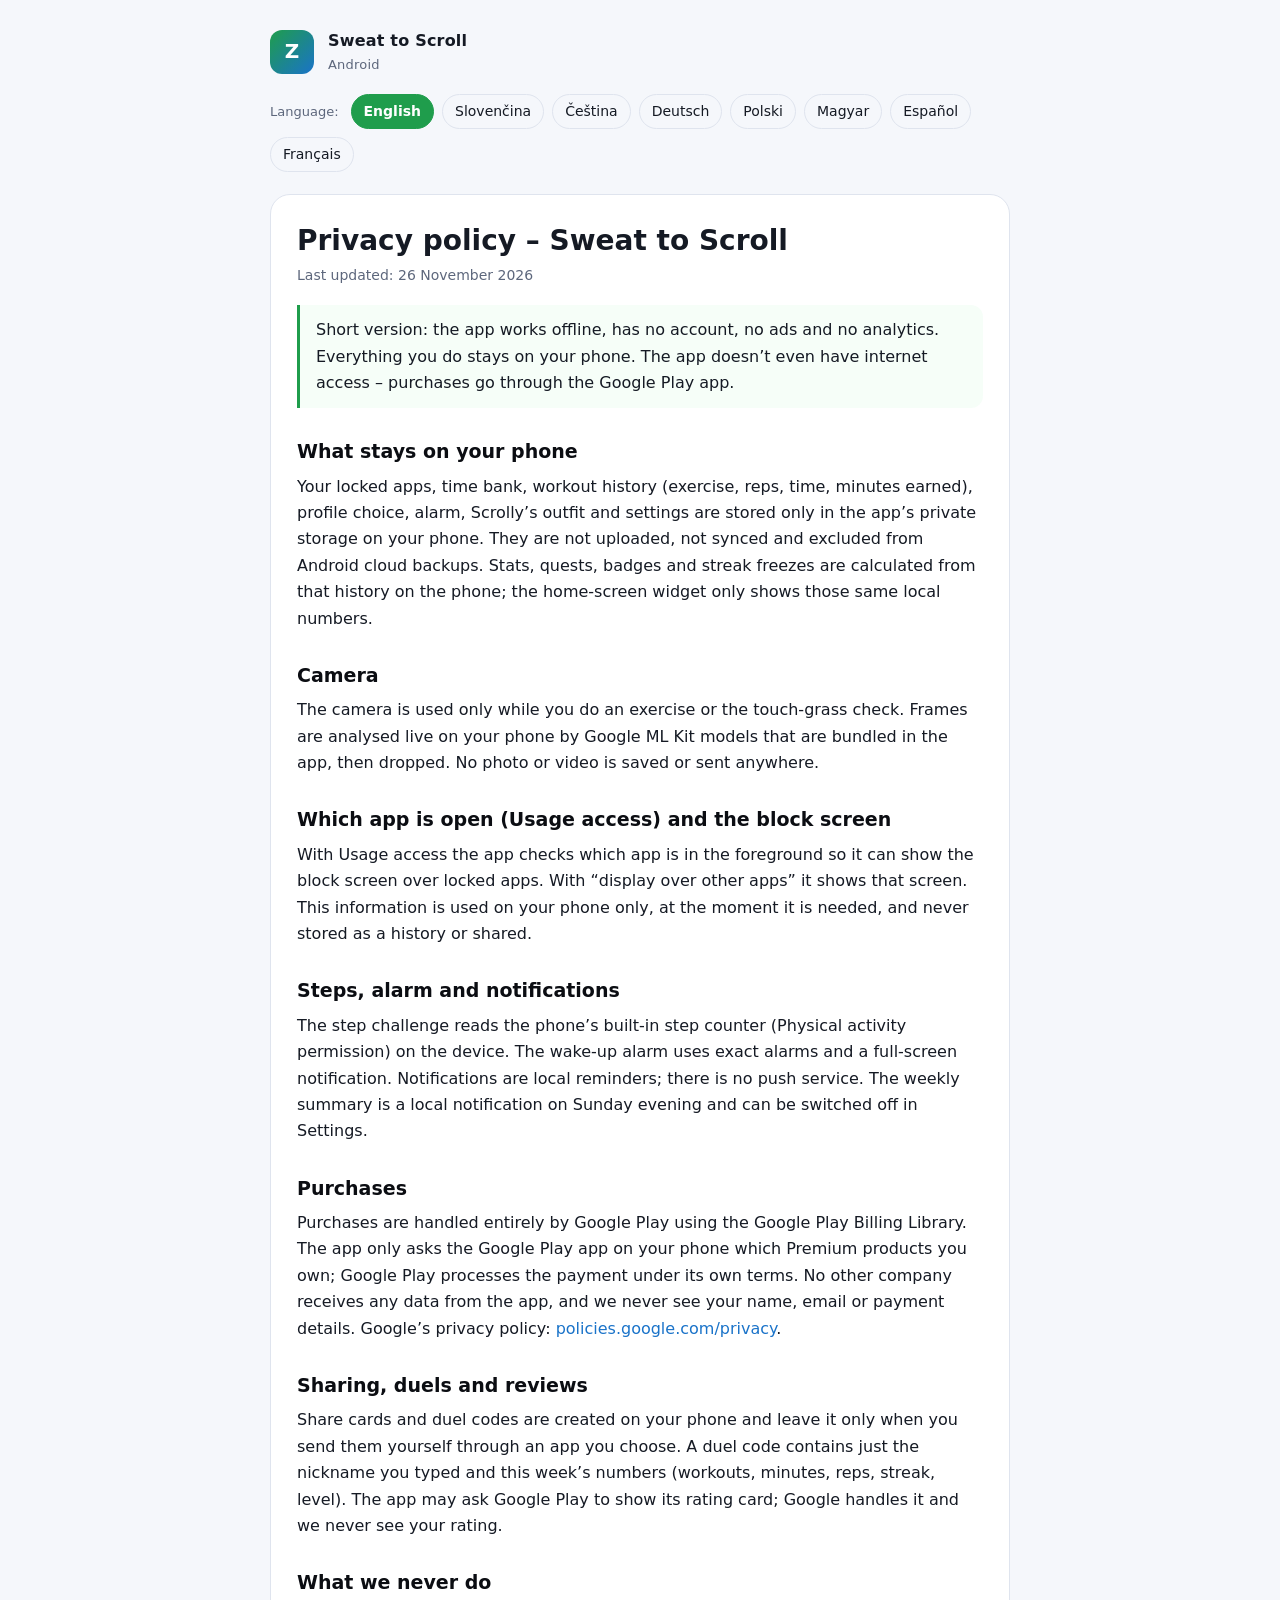
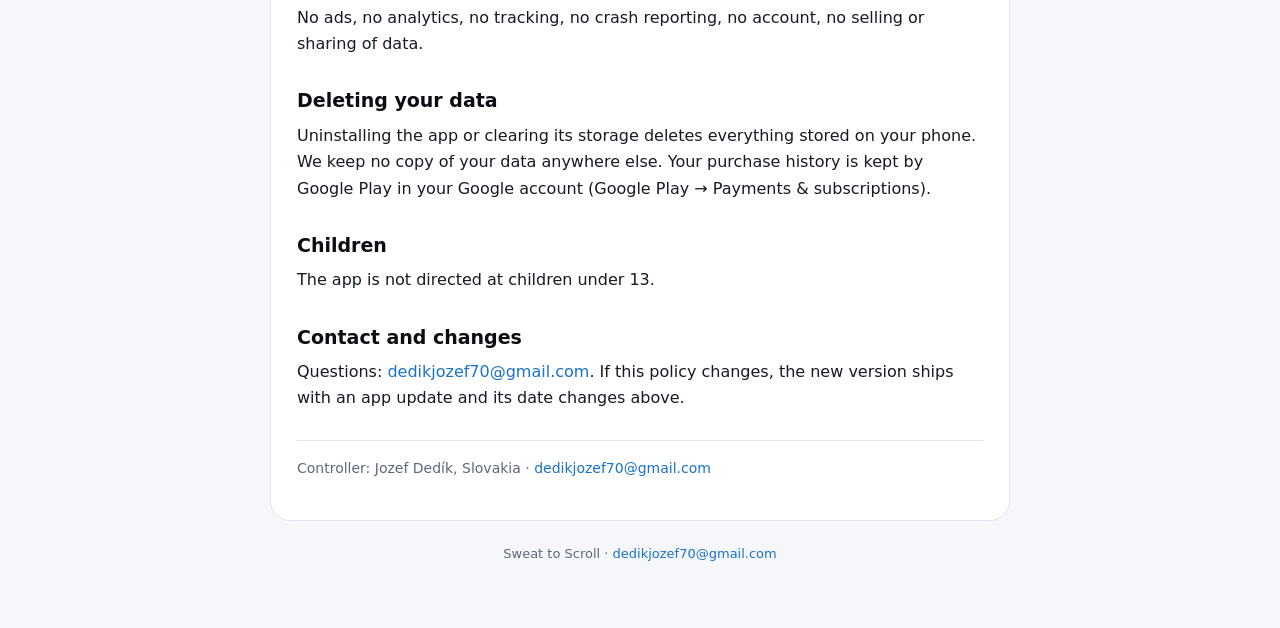
<file: index.html>
<!doctype html>
<html lang="en">
<head>
<meta charset="utf-8">
<meta name="viewport" content="width=device-width,initial-scale=1">
<meta name="referrer" content="no-referrer">
<meta http-equiv="Content-Security-Policy" content="default-src 'none'; style-src 'self'; img-src 'self' data:; base-uri 'none'; form-action 'none'">
<title>Privacy policy – Sweat to Scroll</title>
<meta name="description" content="Last updated: 26 November 2026">
<link rel="alternate" hreflang="en" href="index.html"><link rel="alternate" hreflang="sk" href="sk.html"><link rel="alternate" hreflang="cs" href="cs.html"><link rel="alternate" hreflang="de" href="de.html"><link rel="alternate" hreflang="pl" href="pl.html"><link rel="alternate" hreflang="hu" href="hu.html"><link rel="alternate" hreflang="es" href="es.html"><link rel="alternate" hreflang="fr" href="fr.html">
<link rel="stylesheet" href="style.css">
</head>
<body>
<div class="wrap">
<header><div class="logo" aria-hidden="true">Z</div><div class="brand">Sweat to Scroll<small>Android</small></div></header>
<nav aria-label="Language"><span>Language:</span><a href="index.html" hreflang="en" lang="en" aria-current="page">English</a><a href="sk.html" hreflang="sk" lang="sk">Slovenčina</a><a href="cs.html" hreflang="cs" lang="cs">Čeština</a><a href="de.html" hreflang="de" lang="de">Deutsch</a><a href="pl.html" hreflang="pl" lang="pl">Polski</a><a href="hu.html" hreflang="hu" lang="hu">Magyar</a><a href="es.html" hreflang="es" lang="es">Español</a><a href="fr.html" hreflang="fr" lang="fr">Français</a></nav>
<main>
<h1>Privacy policy – Sweat to Scroll</h1>
<p class="updated">Last updated: 26 November 2026</p>
<p class="intro">Short version: the app works offline, has no account, no ads and no analytics. Everything you do stays on your phone. The app doesn’t even have internet access – purchases go through the Google Play app.</p>
<h2>What stays on your phone</h2>
<p>Your locked apps, time bank, workout history (exercise, reps, time, minutes earned), profile choice, alarm, Scrolly’s outfit and settings are stored only in the app’s private storage on your phone. They are not uploaded, not synced and excluded from Android cloud backups. Stats, quests, badges and streak freezes are calculated from that history on the phone; the home-screen widget only shows those same local numbers.</p>
<h2>Camera</h2>
<p>The camera is used only while you do an exercise or the touch-grass check. Frames are analysed live on your phone by Google ML Kit models that are bundled in the app, then dropped. No photo or video is saved or sent anywhere.</p>
<h2>Which app is open (Usage access) and the block screen</h2>
<p>With Usage access the app checks which app is in the foreground so it can show the block screen over locked apps. With “display over other apps” it shows that screen. This information is used on your phone only, at the moment it is needed, and never stored as a history or shared.</p>
<h2>Steps, alarm and notifications</h2>
<p>The step challenge reads the phone’s built-in step counter (Physical activity permission) on the device. The wake-up alarm uses exact alarms and a full-screen notification. Notifications are local reminders; there is no push service. The weekly summary is a local notification on Sunday evening and can be switched off in Settings.</p>
<h2>Purchases</h2>
<p>Purchases are handled entirely by Google Play using the Google Play Billing Library. The app only asks the Google Play app on your phone which Premium products you own; Google Play processes the payment under its own terms. No other company receives any data from the app, and we never see your name, email or payment details. Google’s privacy policy: <a href="https://policies.google.com/privacy" rel="noopener">policies.google.com/privacy</a>.</p>
<h2>Sharing, duels and reviews</h2>
<p>Share cards and duel codes are created on your phone and leave it only when you send them yourself through an app you choose. A duel code contains just the nickname you typed and this week’s numbers (workouts, minutes, reps, streak, level). The app may ask Google Play to show its rating card; Google handles it and we never see your rating.</p>
<h2>What we never do</h2>
<p>No ads, no analytics, no tracking, no crash reporting, no account, no selling or sharing of data.</p>
<h2>Deleting your data</h2>
<p>Uninstalling the app or clearing its storage deletes everything stored on your phone. We keep no copy of your data anywhere else. Your purchase history is kept by Google Play in your Google account (Google Play → Payments &amp; subscriptions).</p>
<h2>Children</h2>
<p>The app is not directed at children under 13.</p>
<h2>Contact and changes</h2>
<p>Questions: <a href="mailto:dedikjozef70@gmail.com">dedikjozef70@gmail.com</a>. If this policy changes, the new version ships with an app update and its date changes above.</p>
<hr>
<p class="controller">Controller: Jozef Dedík, Slovakia · <a href="mailto:dedikjozef70@gmail.com">dedikjozef70@gmail.com</a></p>
</main>
<footer>Sweat to Scroll · <a href="mailto:dedikjozef70@gmail.com">dedikjozef70@gmail.com</a></footer>
</div>
</body>
</html>
</file>
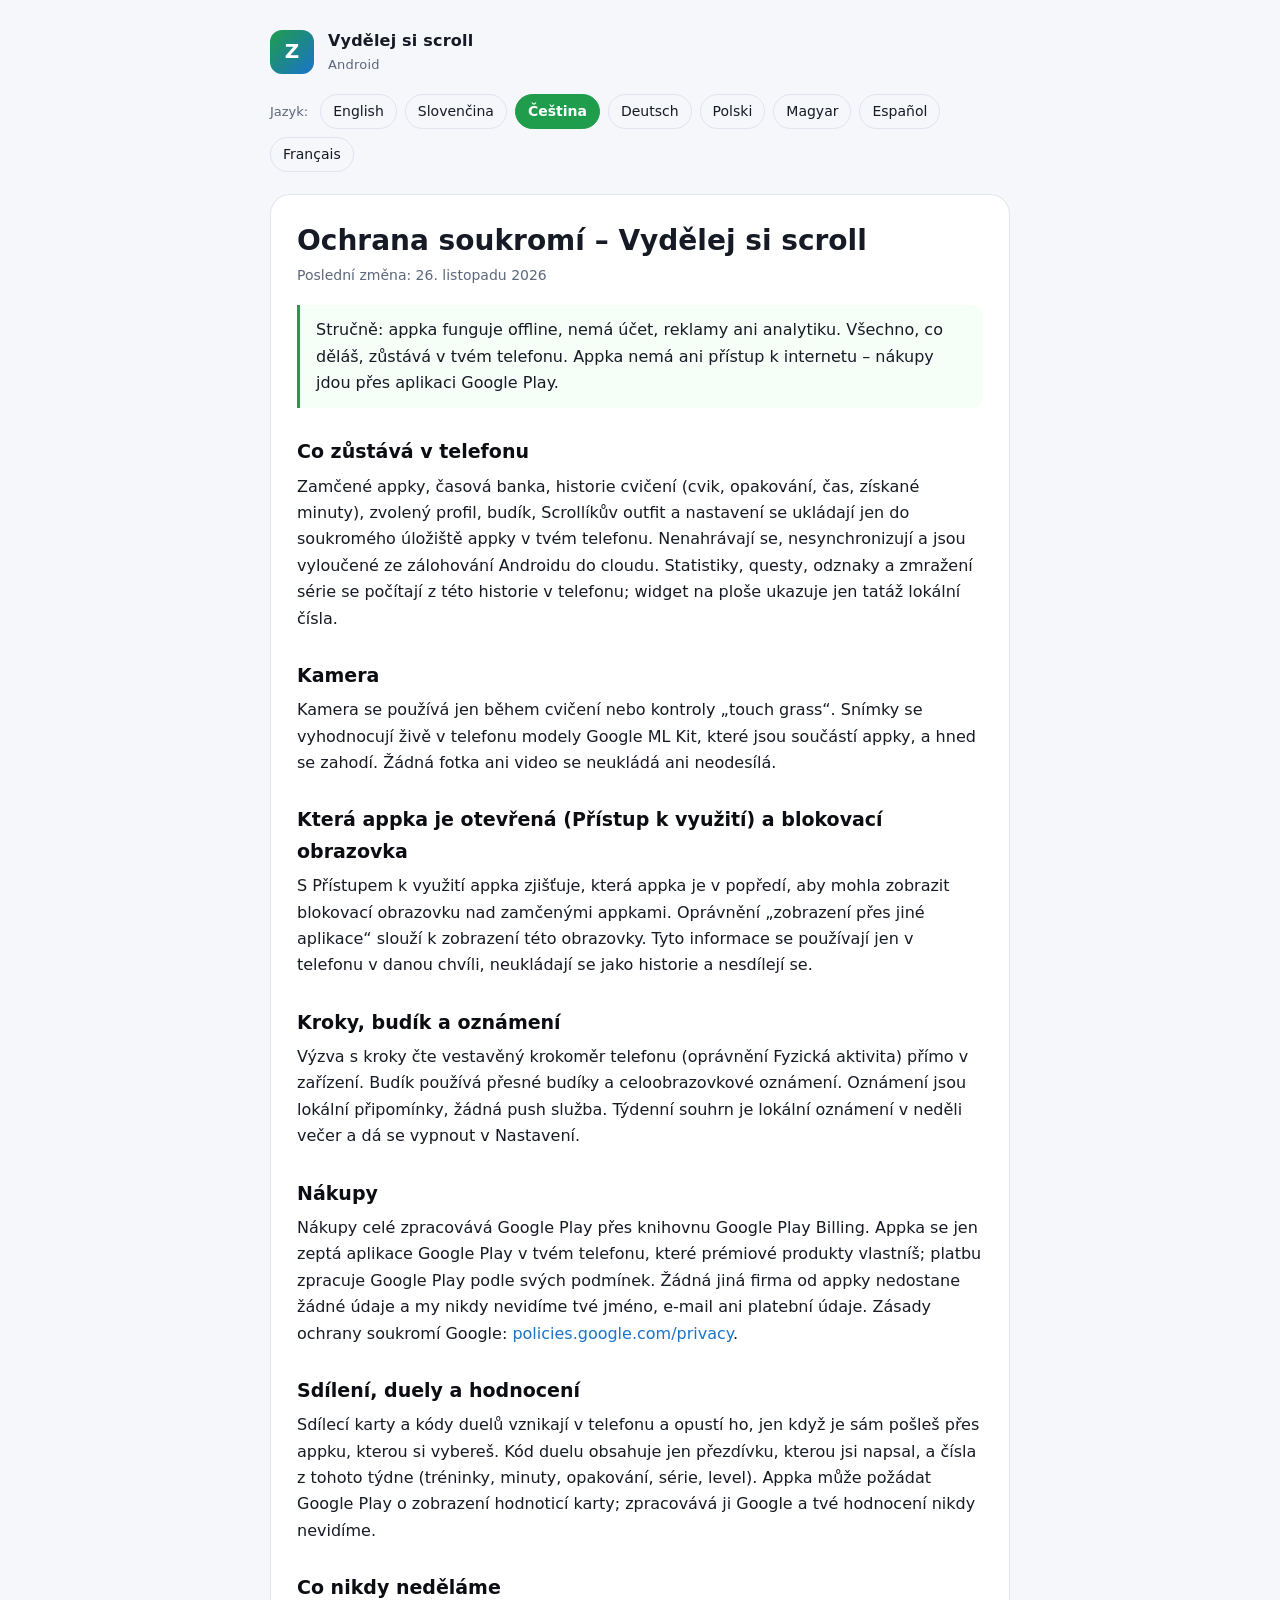
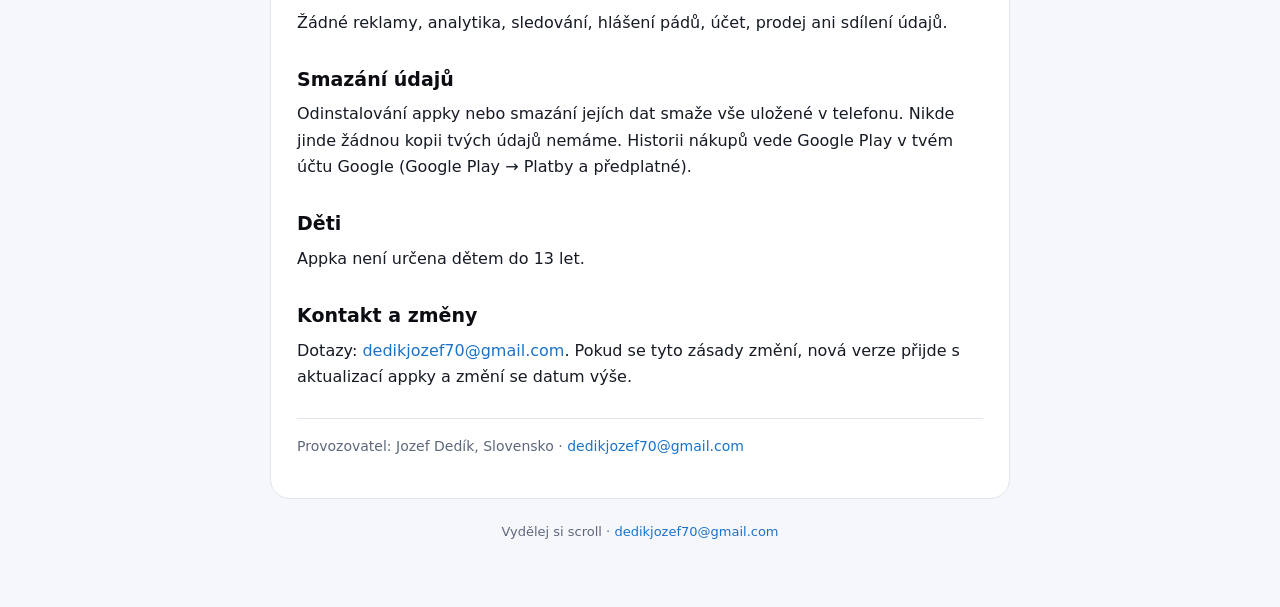
<file: cs.html>
<!doctype html>
<html lang="cs">
<head>
<meta charset="utf-8">
<meta name="viewport" content="width=device-width,initial-scale=1">
<meta name="referrer" content="no-referrer">
<meta http-equiv="Content-Security-Policy" content="default-src 'none'; style-src 'self'; img-src 'self' data:; base-uri 'none'; form-action 'none'">
<title>Ochrana soukromí – Vydělej si scroll</title>
<meta name="description" content="Poslední změna: 26. listopadu 2026">
<link rel="alternate" hreflang="en" href="index.html"><link rel="alternate" hreflang="sk" href="sk.html"><link rel="alternate" hreflang="cs" href="cs.html"><link rel="alternate" hreflang="de" href="de.html"><link rel="alternate" hreflang="pl" href="pl.html"><link rel="alternate" hreflang="hu" href="hu.html"><link rel="alternate" hreflang="es" href="es.html"><link rel="alternate" hreflang="fr" href="fr.html">
<link rel="stylesheet" href="style.css">
</head>
<body>
<div class="wrap">
<header><div class="logo" aria-hidden="true">Z</div><div class="brand">Vydělej si scroll<small>Android</small></div></header>
<nav aria-label="Jazyk"><span>Jazyk:</span><a href="index.html" hreflang="en" lang="en">English</a><a href="sk.html" hreflang="sk" lang="sk">Slovenčina</a><a href="cs.html" hreflang="cs" lang="cs" aria-current="page">Čeština</a><a href="de.html" hreflang="de" lang="de">Deutsch</a><a href="pl.html" hreflang="pl" lang="pl">Polski</a><a href="hu.html" hreflang="hu" lang="hu">Magyar</a><a href="es.html" hreflang="es" lang="es">Español</a><a href="fr.html" hreflang="fr" lang="fr">Français</a></nav>
<main>
<h1>Ochrana soukromí – Vydělej si scroll</h1>
<p class="updated">Poslední změna: 26. listopadu 2026</p>
<p class="intro">Stručně: appka funguje offline, nemá účet, reklamy ani analytiku. Všechno, co děláš, zůstává v tvém telefonu. Appka nemá ani přístup k internetu – nákupy jdou přes aplikaci Google Play.</p>
<h2>Co zůstává v telefonu</h2>
<p>Zamčené appky, časová banka, historie cvičení (cvik, opakování, čas, získané minuty), zvolený profil, budík, Scrollíkův outfit a nastavení se ukládají jen do soukromého úložiště appky v tvém telefonu. Nenahrávají se, nesynchronizují a jsou vyloučené ze zálohování Androidu do cloudu. Statistiky, questy, odznaky a zmražení série se počítají z této historie v telefonu; widget na ploše ukazuje jen tatáž lokální čísla.</p>
<h2>Kamera</h2>
<p>Kamera se používá jen během cvičení nebo kontroly „touch grass“. Snímky se vyhodnocují živě v telefonu modely Google ML Kit, které jsou součástí appky, a hned se zahodí. Žádná fotka ani video se neukládá ani neodesílá.</p>
<h2>Která appka je otevřená (Přístup k využití) a blokovací obrazovka</h2>
<p>S Přístupem k využití appka zjišťuje, která appka je v popředí, aby mohla zobrazit blokovací obrazovku nad zamčenými appkami. Oprávnění „zobrazení přes jiné aplikace“ slouží k zobrazení této obrazovky. Tyto informace se používají jen v telefonu v danou chvíli, neukládají se jako historie a nesdílejí se.</p>
<h2>Kroky, budík a oznámení</h2>
<p>Výzva s kroky čte vestavěný krokoměr telefonu (oprávnění Fyzická aktivita) přímo v zařízení. Budík používá přesné budíky a celoobrazovkové oznámení. Oznámení jsou lokální připomínky, žádná push služba. Týdenní souhrn je lokální oznámení v neděli večer a dá se vypnout v Nastavení.</p>
<h2>Nákupy</h2>
<p>Nákupy celé zpracovává Google Play přes knihovnu Google Play Billing. Appka se jen zeptá aplikace Google Play v tvém telefonu, které prémiové produkty vlastníš; platbu zpracuje Google Play podle svých podmínek. Žádná jiná firma od appky nedostane žádné údaje a my nikdy nevidíme tvé jméno, e-mail ani platební údaje. Zásady ochrany soukromí Google: <a href="https://policies.google.com/privacy" rel="noopener">policies.google.com/privacy</a>.</p>
<h2>Sdílení, duely a hodnocení</h2>
<p>Sdílecí karty a kódy duelů vznikají v telefonu a opustí ho, jen když je sám pošleš přes appku, kterou si vybereš. Kód duelu obsahuje jen přezdívku, kterou jsi napsal, a čísla z tohoto týdne (tréninky, minuty, opakování, série, level). Appka může požádat Google Play o zobrazení hodnoticí karty; zpracovává ji Google a tvé hodnocení nikdy nevidíme.</p>
<h2>Co nikdy neděláme</h2>
<p>Žádné reklamy, analytika, sledování, hlášení pádů, účet, prodej ani sdílení údajů.</p>
<h2>Smazání údajů</h2>
<p>Odinstalování appky nebo smazání jejích dat smaže vše uložené v telefonu. Nikde jinde žádnou kopii tvých údajů nemáme. Historii nákupů vede Google Play v tvém účtu Google (Google Play → Platby a předplatné).</p>
<h2>Děti</h2>
<p>Appka není určena dětem do 13 let.</p>
<h2>Kontakt a změny</h2>
<p>Dotazy: <a href="mailto:dedikjozef70@gmail.com">dedikjozef70@gmail.com</a>. Pokud se tyto zásady změní, nová verze přijde s aktualizací appky a změní se datum výše.</p>
<hr>
<p class="controller">Provozovatel: Jozef Dedík, Slovensko · <a href="mailto:dedikjozef70@gmail.com">dedikjozef70@gmail.com</a></p>
</main>
<footer>Vydělej si scroll · <a href="mailto:dedikjozef70@gmail.com">dedikjozef70@gmail.com</a></footer>
</div>
</body>
</html>
</file>
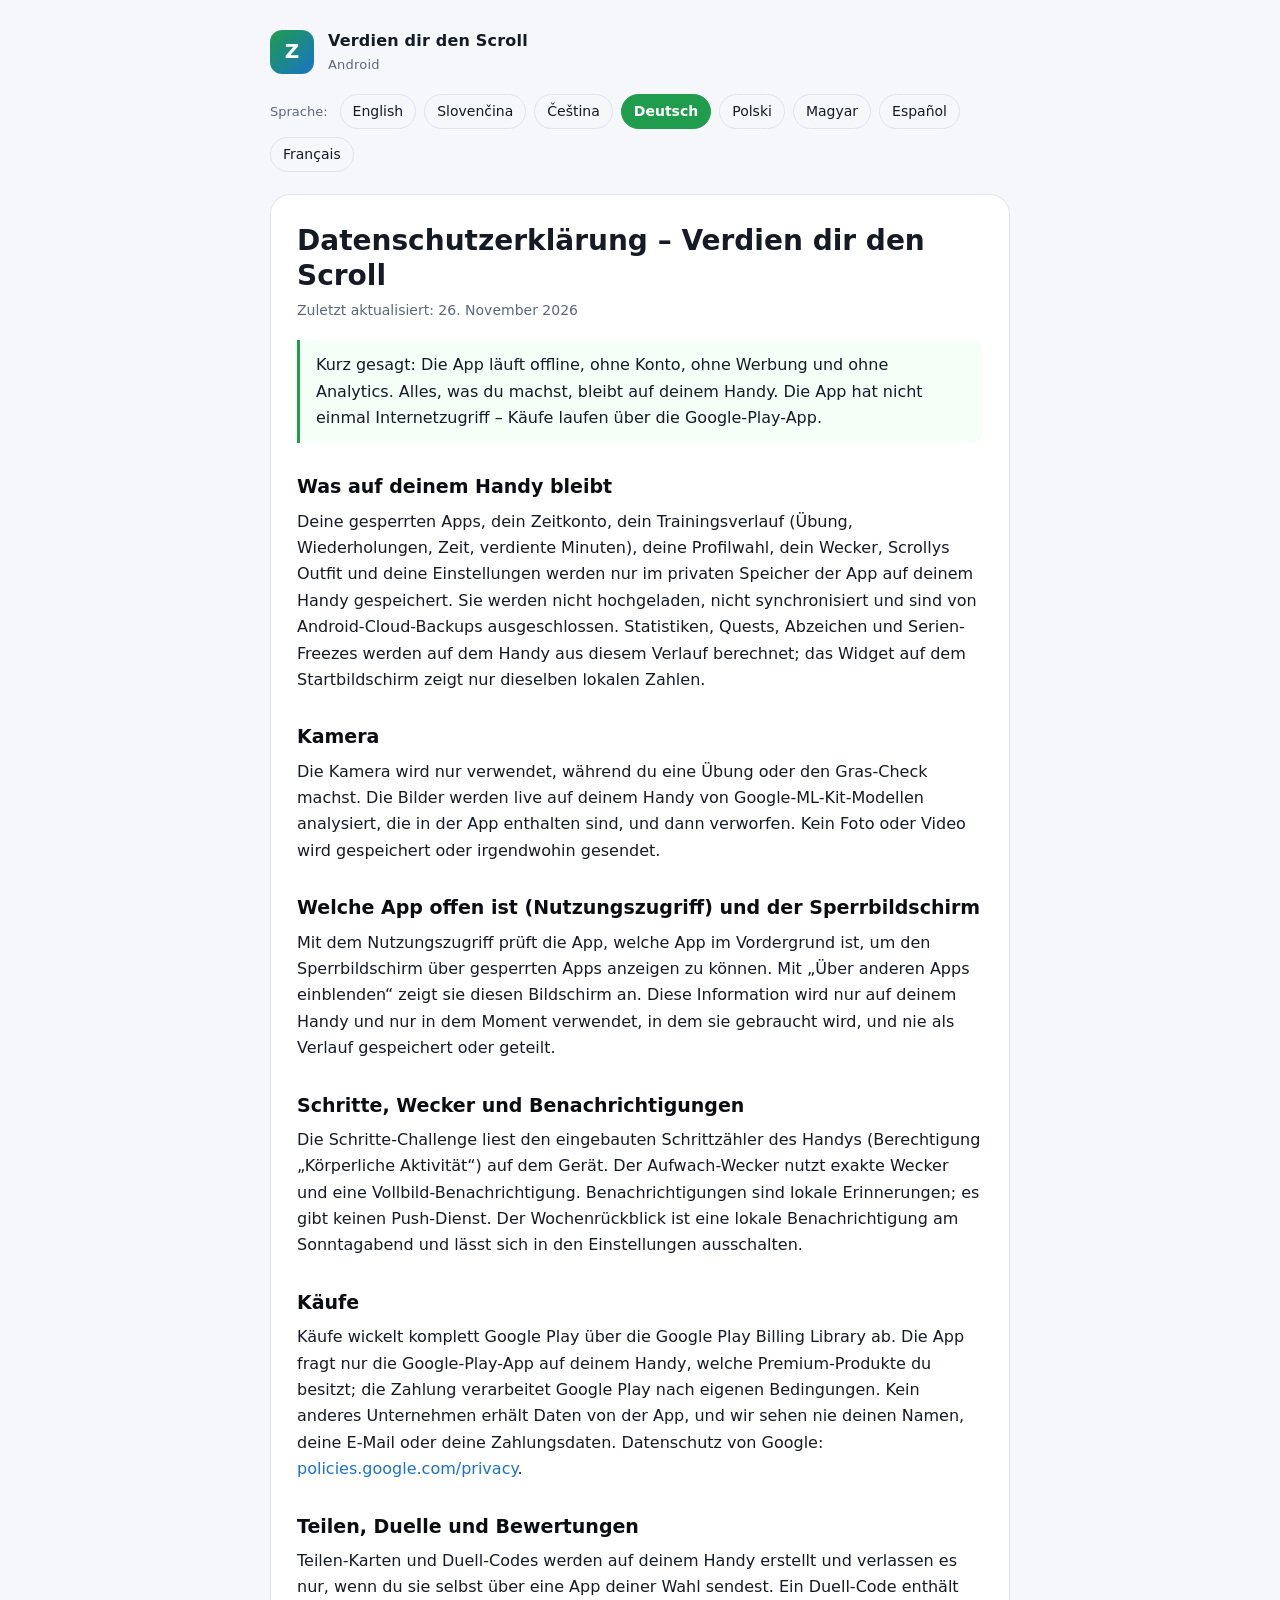
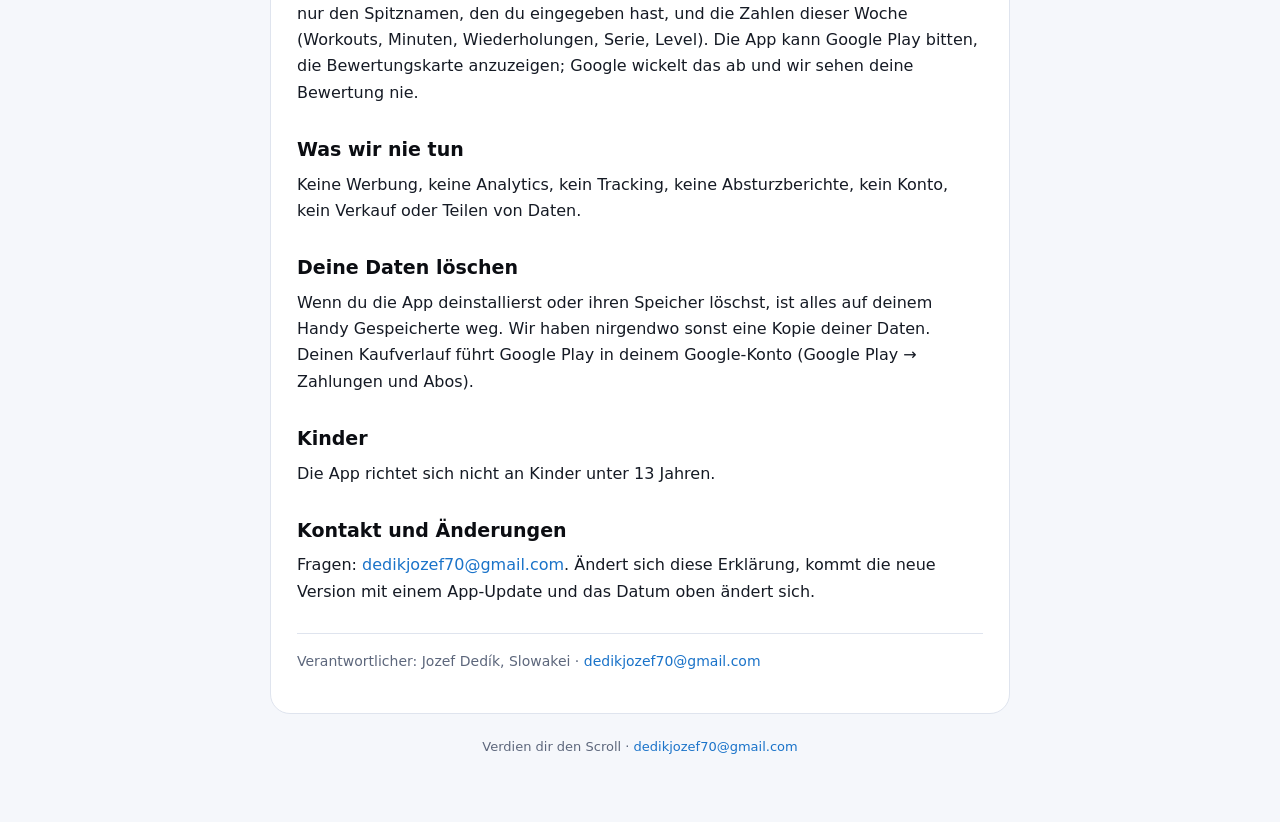
<file: de.html>
<!doctype html>
<html lang="de">
<head>
<meta charset="utf-8">
<meta name="viewport" content="width=device-width,initial-scale=1">
<meta name="referrer" content="no-referrer">
<meta http-equiv="Content-Security-Policy" content="default-src 'none'; style-src 'self'; img-src 'self' data:; base-uri 'none'; form-action 'none'">
<title>Datenschutzerklärung – Verdien dir den Scroll</title>
<meta name="description" content="Zuletzt aktualisiert: 26. November 2026">
<link rel="alternate" hreflang="en" href="index.html"><link rel="alternate" hreflang="sk" href="sk.html"><link rel="alternate" hreflang="cs" href="cs.html"><link rel="alternate" hreflang="de" href="de.html"><link rel="alternate" hreflang="pl" href="pl.html"><link rel="alternate" hreflang="hu" href="hu.html"><link rel="alternate" hreflang="es" href="es.html"><link rel="alternate" hreflang="fr" href="fr.html">
<link rel="stylesheet" href="style.css">
</head>
<body>
<div class="wrap">
<header><div class="logo" aria-hidden="true">Z</div><div class="brand">Verdien dir den Scroll<small>Android</small></div></header>
<nav aria-label="Sprache"><span>Sprache:</span><a href="index.html" hreflang="en" lang="en">English</a><a href="sk.html" hreflang="sk" lang="sk">Slovenčina</a><a href="cs.html" hreflang="cs" lang="cs">Čeština</a><a href="de.html" hreflang="de" lang="de" aria-current="page">Deutsch</a><a href="pl.html" hreflang="pl" lang="pl">Polski</a><a href="hu.html" hreflang="hu" lang="hu">Magyar</a><a href="es.html" hreflang="es" lang="es">Español</a><a href="fr.html" hreflang="fr" lang="fr">Français</a></nav>
<main>
<h1>Datenschutzerklärung – Verdien dir den Scroll</h1>
<p class="updated">Zuletzt aktualisiert: 26. November 2026</p>
<p class="intro">Kurz gesagt: Die App läuft offline, ohne Konto, ohne Werbung und ohne Analytics. Alles, was du machst, bleibt auf deinem Handy. Die App hat nicht einmal Internetzugriff – Käufe laufen über die Google-Play-App.</p>
<h2>Was auf deinem Handy bleibt</h2>
<p>Deine gesperrten Apps, dein Zeitkonto, dein Trainingsverlauf (Übung, Wiederholungen, Zeit, verdiente Minuten), deine Profilwahl, dein Wecker, Scrollys Outfit und deine Einstellungen werden nur im privaten Speicher der App auf deinem Handy gespeichert. Sie werden nicht hochgeladen, nicht synchronisiert und sind von Android-Cloud-Backups ausgeschlossen. Statistiken, Quests, Abzeichen und Serien-Freezes werden auf dem Handy aus diesem Verlauf berechnet; das Widget auf dem Startbildschirm zeigt nur dieselben lokalen Zahlen.</p>
<h2>Kamera</h2>
<p>Die Kamera wird nur verwendet, während du eine Übung oder den Gras-Check machst. Die Bilder werden live auf deinem Handy von Google-ML-Kit-Modellen analysiert, die in der App enthalten sind, und dann verworfen. Kein Foto oder Video wird gespeichert oder irgendwohin gesendet.</p>
<h2>Welche App offen ist (Nutzungszugriff) und der Sperrbildschirm</h2>
<p>Mit dem Nutzungszugriff prüft die App, welche App im Vordergrund ist, um den Sperrbildschirm über gesperrten Apps anzeigen zu können. Mit „Über anderen Apps einblenden“ zeigt sie diesen Bildschirm an. Diese Information wird nur auf deinem Handy und nur in dem Moment verwendet, in dem sie gebraucht wird, und nie als Verlauf gespeichert oder geteilt.</p>
<h2>Schritte, Wecker und Benachrichtigungen</h2>
<p>Die Schritte-Challenge liest den eingebauten Schrittzähler des Handys (Berechtigung „Körperliche Aktivität“) auf dem Gerät. Der Aufwach-Wecker nutzt exakte Wecker und eine Vollbild-Benachrichtigung. Benachrichtigungen sind lokale Erinnerungen; es gibt keinen Push-Dienst. Der Wochenrückblick ist eine lokale Benachrichtigung am Sonntagabend und lässt sich in den Einstellungen ausschalten.</p>
<h2>Käufe</h2>
<p>Käufe wickelt komplett Google Play über die Google Play Billing Library ab. Die App fragt nur die Google-Play-App auf deinem Handy, welche Premium-Produkte du besitzt; die Zahlung verarbeitet Google Play nach eigenen Bedingungen. Kein anderes Unternehmen erhält Daten von der App, und wir sehen nie deinen Namen, deine E-Mail oder deine Zahlungsdaten. Datenschutz von Google: <a href="https://policies.google.com/privacy" rel="noopener">policies.google.com/privacy</a>.</p>
<h2>Teilen, Duelle und Bewertungen</h2>
<p>Teilen-Karten und Duell-Codes werden auf deinem Handy erstellt und verlassen es nur, wenn du sie selbst über eine App deiner Wahl sendest. Ein Duell-Code enthält nur den Spitznamen, den du eingegeben hast, und die Zahlen dieser Woche (Workouts, Minuten, Wiederholungen, Serie, Level). Die App kann Google Play bitten, die Bewertungskarte anzuzeigen; Google wickelt das ab und wir sehen deine Bewertung nie.</p>
<h2>Was wir nie tun</h2>
<p>Keine Werbung, keine Analytics, kein Tracking, keine Absturzberichte, kein Konto, kein Verkauf oder Teilen von Daten.</p>
<h2>Deine Daten löschen</h2>
<p>Wenn du die App deinstallierst oder ihren Speicher löschst, ist alles auf deinem Handy Gespeicherte weg. Wir haben nirgendwo sonst eine Kopie deiner Daten. Deinen Kaufverlauf führt Google Play in deinem Google-Konto (Google Play → Zahlungen und Abos).</p>
<h2>Kinder</h2>
<p>Die App richtet sich nicht an Kinder unter 13 Jahren.</p>
<h2>Kontakt und Änderungen</h2>
<p>Fragen: <a href="mailto:dedikjozef70@gmail.com">dedikjozef70@gmail.com</a>. Ändert sich diese Erklärung, kommt die neue Version mit einem App-Update und das Datum oben ändert sich.</p>
<hr>
<p class="controller">Verantwortlicher: Jozef Dedík, Slowakei · <a href="mailto:dedikjozef70@gmail.com">dedikjozef70@gmail.com</a></p>
</main>
<footer>Verdien dir den Scroll · <a href="mailto:dedikjozef70@gmail.com">dedikjozef70@gmail.com</a></footer>
</div>
</body>
</html>
</file>
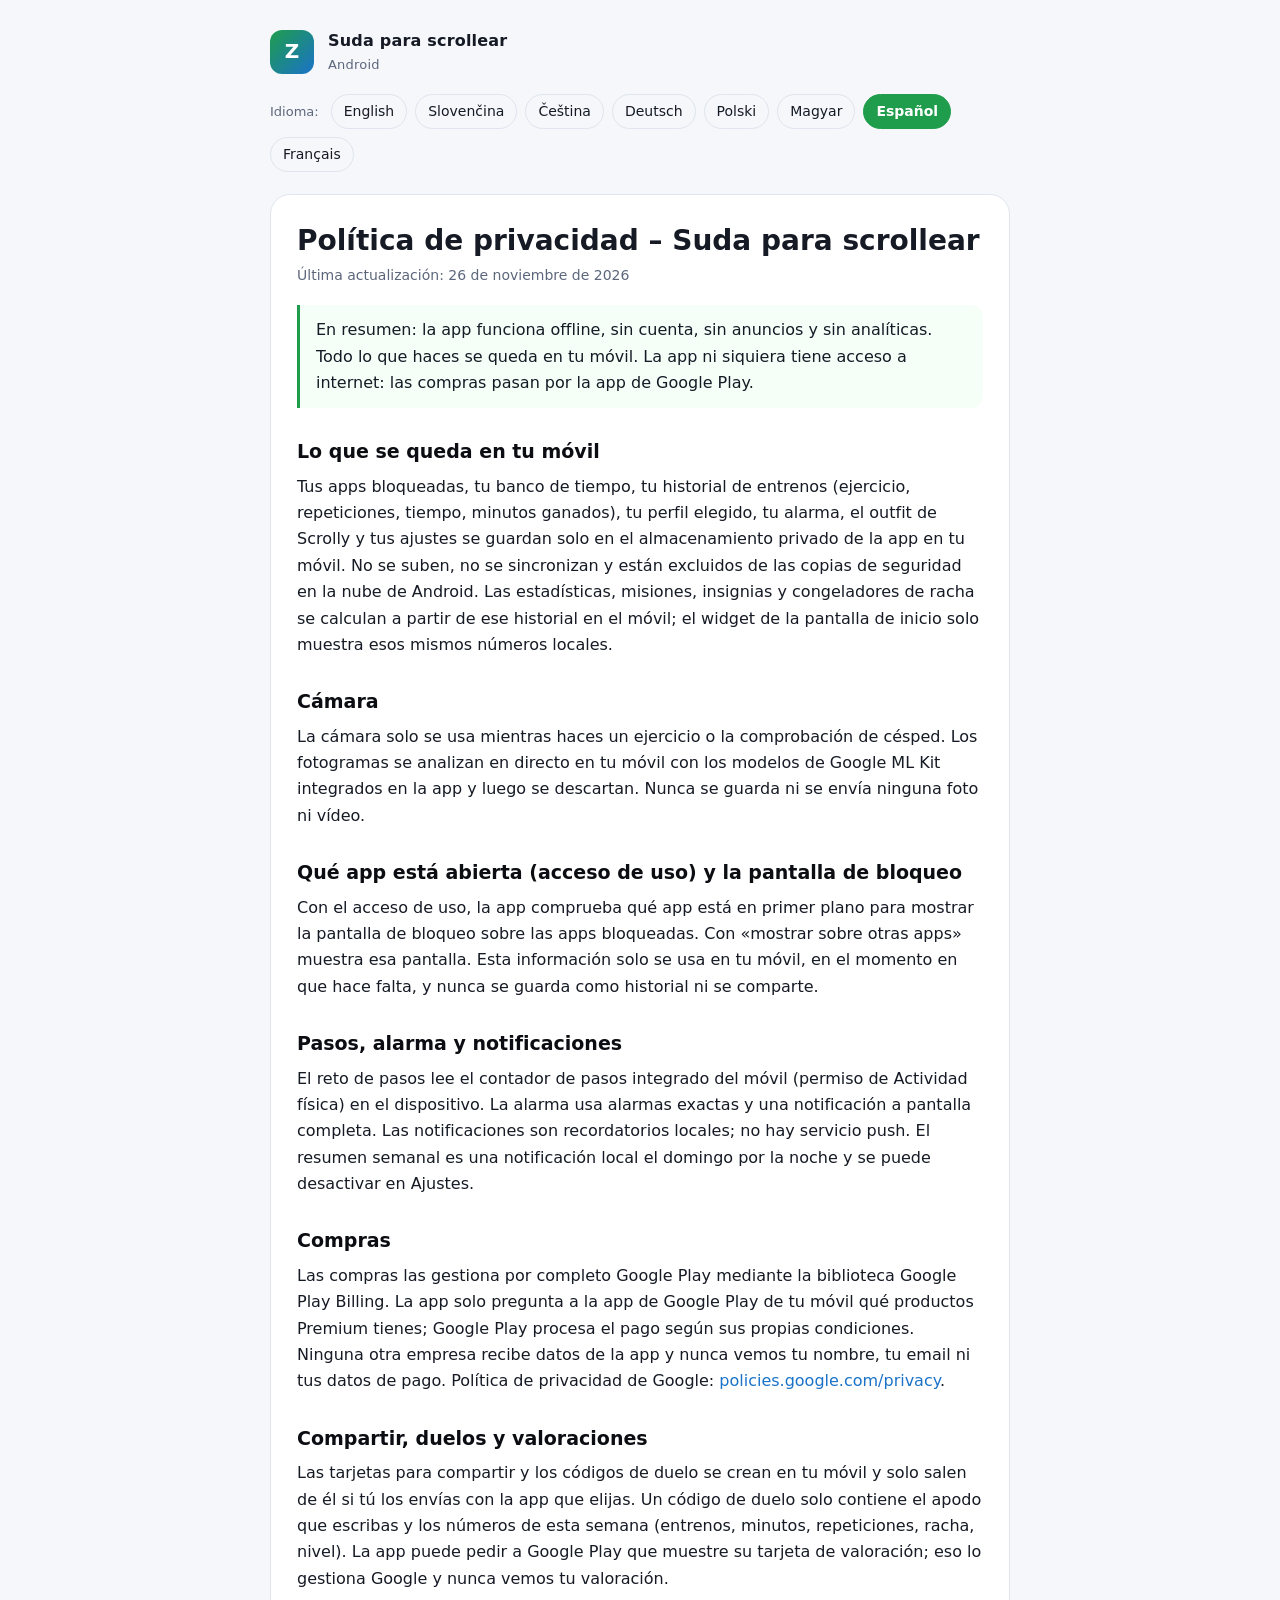
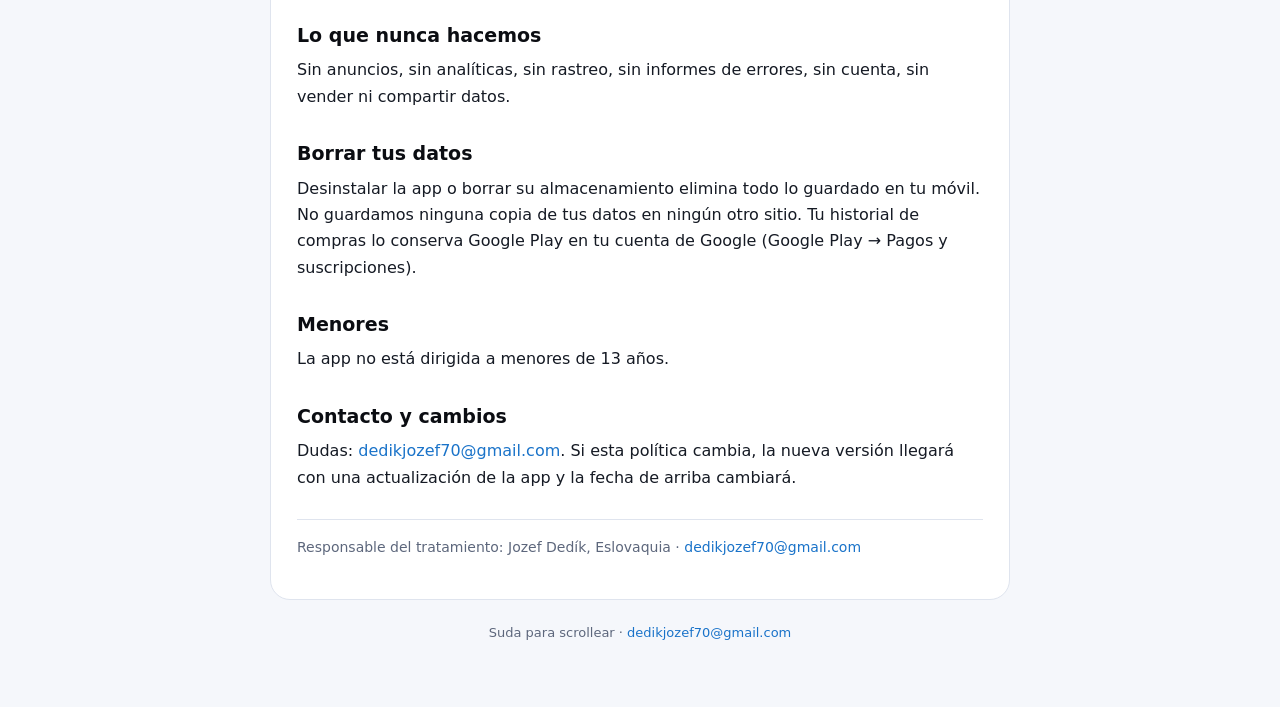
<file: es.html>
<!doctype html>
<html lang="es">
<head>
<meta charset="utf-8">
<meta name="viewport" content="width=device-width,initial-scale=1">
<meta name="referrer" content="no-referrer">
<meta http-equiv="Content-Security-Policy" content="default-src 'none'; style-src 'self'; img-src 'self' data:; base-uri 'none'; form-action 'none'">
<title>Política de privacidad – Suda para scrollear</title>
<meta name="description" content="Última actualización: 26 de noviembre de 2026">
<link rel="alternate" hreflang="en" href="index.html"><link rel="alternate" hreflang="sk" href="sk.html"><link rel="alternate" hreflang="cs" href="cs.html"><link rel="alternate" hreflang="de" href="de.html"><link rel="alternate" hreflang="pl" href="pl.html"><link rel="alternate" hreflang="hu" href="hu.html"><link rel="alternate" hreflang="es" href="es.html"><link rel="alternate" hreflang="fr" href="fr.html">
<link rel="stylesheet" href="style.css">
</head>
<body>
<div class="wrap">
<header><div class="logo" aria-hidden="true">Z</div><div class="brand">Suda para scrollear<small>Android</small></div></header>
<nav aria-label="Idioma"><span>Idioma:</span><a href="index.html" hreflang="en" lang="en">English</a><a href="sk.html" hreflang="sk" lang="sk">Slovenčina</a><a href="cs.html" hreflang="cs" lang="cs">Čeština</a><a href="de.html" hreflang="de" lang="de">Deutsch</a><a href="pl.html" hreflang="pl" lang="pl">Polski</a><a href="hu.html" hreflang="hu" lang="hu">Magyar</a><a href="es.html" hreflang="es" lang="es" aria-current="page">Español</a><a href="fr.html" hreflang="fr" lang="fr">Français</a></nav>
<main>
<h1>Política de privacidad – Suda para scrollear</h1>
<p class="updated">Última actualización: 26 de noviembre de 2026</p>
<p class="intro">En resumen: la app funciona offline, sin cuenta, sin anuncios y sin analíticas. Todo lo que haces se queda en tu móvil. La app ni siquiera tiene acceso a internet: las compras pasan por la app de Google Play.</p>
<h2>Lo que se queda en tu móvil</h2>
<p>Tus apps bloqueadas, tu banco de tiempo, tu historial de entrenos (ejercicio, repeticiones, tiempo, minutos ganados), tu perfil elegido, tu alarma, el outfit de Scrolly y tus ajustes se guardan solo en el almacenamiento privado de la app en tu móvil. No se suben, no se sincronizan y están excluidos de las copias de seguridad en la nube de Android. Las estadísticas, misiones, insignias y congeladores de racha se calculan a partir de ese historial en el móvil; el widget de la pantalla de inicio solo muestra esos mismos números locales.</p>
<h2>Cámara</h2>
<p>La cámara solo se usa mientras haces un ejercicio o la comprobación de césped. Los fotogramas se analizan en directo en tu móvil con los modelos de Google ML Kit integrados en la app y luego se descartan. Nunca se guarda ni se envía ninguna foto ni vídeo.</p>
<h2>Qué app está abierta (acceso de uso) y la pantalla de bloqueo</h2>
<p>Con el acceso de uso, la app comprueba qué app está en primer plano para mostrar la pantalla de bloqueo sobre las apps bloqueadas. Con «mostrar sobre otras apps» muestra esa pantalla. Esta información solo se usa en tu móvil, en el momento en que hace falta, y nunca se guarda como historial ni se comparte.</p>
<h2>Pasos, alarma y notificaciones</h2>
<p>El reto de pasos lee el contador de pasos integrado del móvil (permiso de Actividad física) en el dispositivo. La alarma usa alarmas exactas y una notificación a pantalla completa. Las notificaciones son recordatorios locales; no hay servicio push. El resumen semanal es una notificación local el domingo por la noche y se puede desactivar en Ajustes.</p>
<h2>Compras</h2>
<p>Las compras las gestiona por completo Google Play mediante la biblioteca Google Play Billing. La app solo pregunta a la app de Google Play de tu móvil qué productos Premium tienes; Google Play procesa el pago según sus propias condiciones. Ninguna otra empresa recibe datos de la app y nunca vemos tu nombre, tu email ni tus datos de pago. Política de privacidad de Google: <a href="https://policies.google.com/privacy" rel="noopener">policies.google.com/privacy</a>.</p>
<h2>Compartir, duelos y valoraciones</h2>
<p>Las tarjetas para compartir y los códigos de duelo se crean en tu móvil y solo salen de él si tú los envías con la app que elijas. Un código de duelo solo contiene el apodo que escribas y los números de esta semana (entrenos, minutos, repeticiones, racha, nivel). La app puede pedir a Google Play que muestre su tarjeta de valoración; eso lo gestiona Google y nunca vemos tu valoración.</p>
<h2>Lo que nunca hacemos</h2>
<p>Sin anuncios, sin analíticas, sin rastreo, sin informes de errores, sin cuenta, sin vender ni compartir datos.</p>
<h2>Borrar tus datos</h2>
<p>Desinstalar la app o borrar su almacenamiento elimina todo lo guardado en tu móvil. No guardamos ninguna copia de tus datos en ningún otro sitio. Tu historial de compras lo conserva Google Play en tu cuenta de Google (Google Play → Pagos y suscripciones).</p>
<h2>Menores</h2>
<p>La app no está dirigida a menores de 13 años.</p>
<h2>Contacto y cambios</h2>
<p>Dudas: <a href="mailto:dedikjozef70@gmail.com">dedikjozef70@gmail.com</a>. Si esta política cambia, la nueva versión llegará con una actualización de la app y la fecha de arriba cambiará.</p>
<hr>
<p class="controller">Responsable del tratamiento: Jozef Dedík, Eslovaquia · <a href="mailto:dedikjozef70@gmail.com">dedikjozef70@gmail.com</a></p>
</main>
<footer>Suda para scrollear · <a href="mailto:dedikjozef70@gmail.com">dedikjozef70@gmail.com</a></footer>
</div>
</body>
</html>
</file>
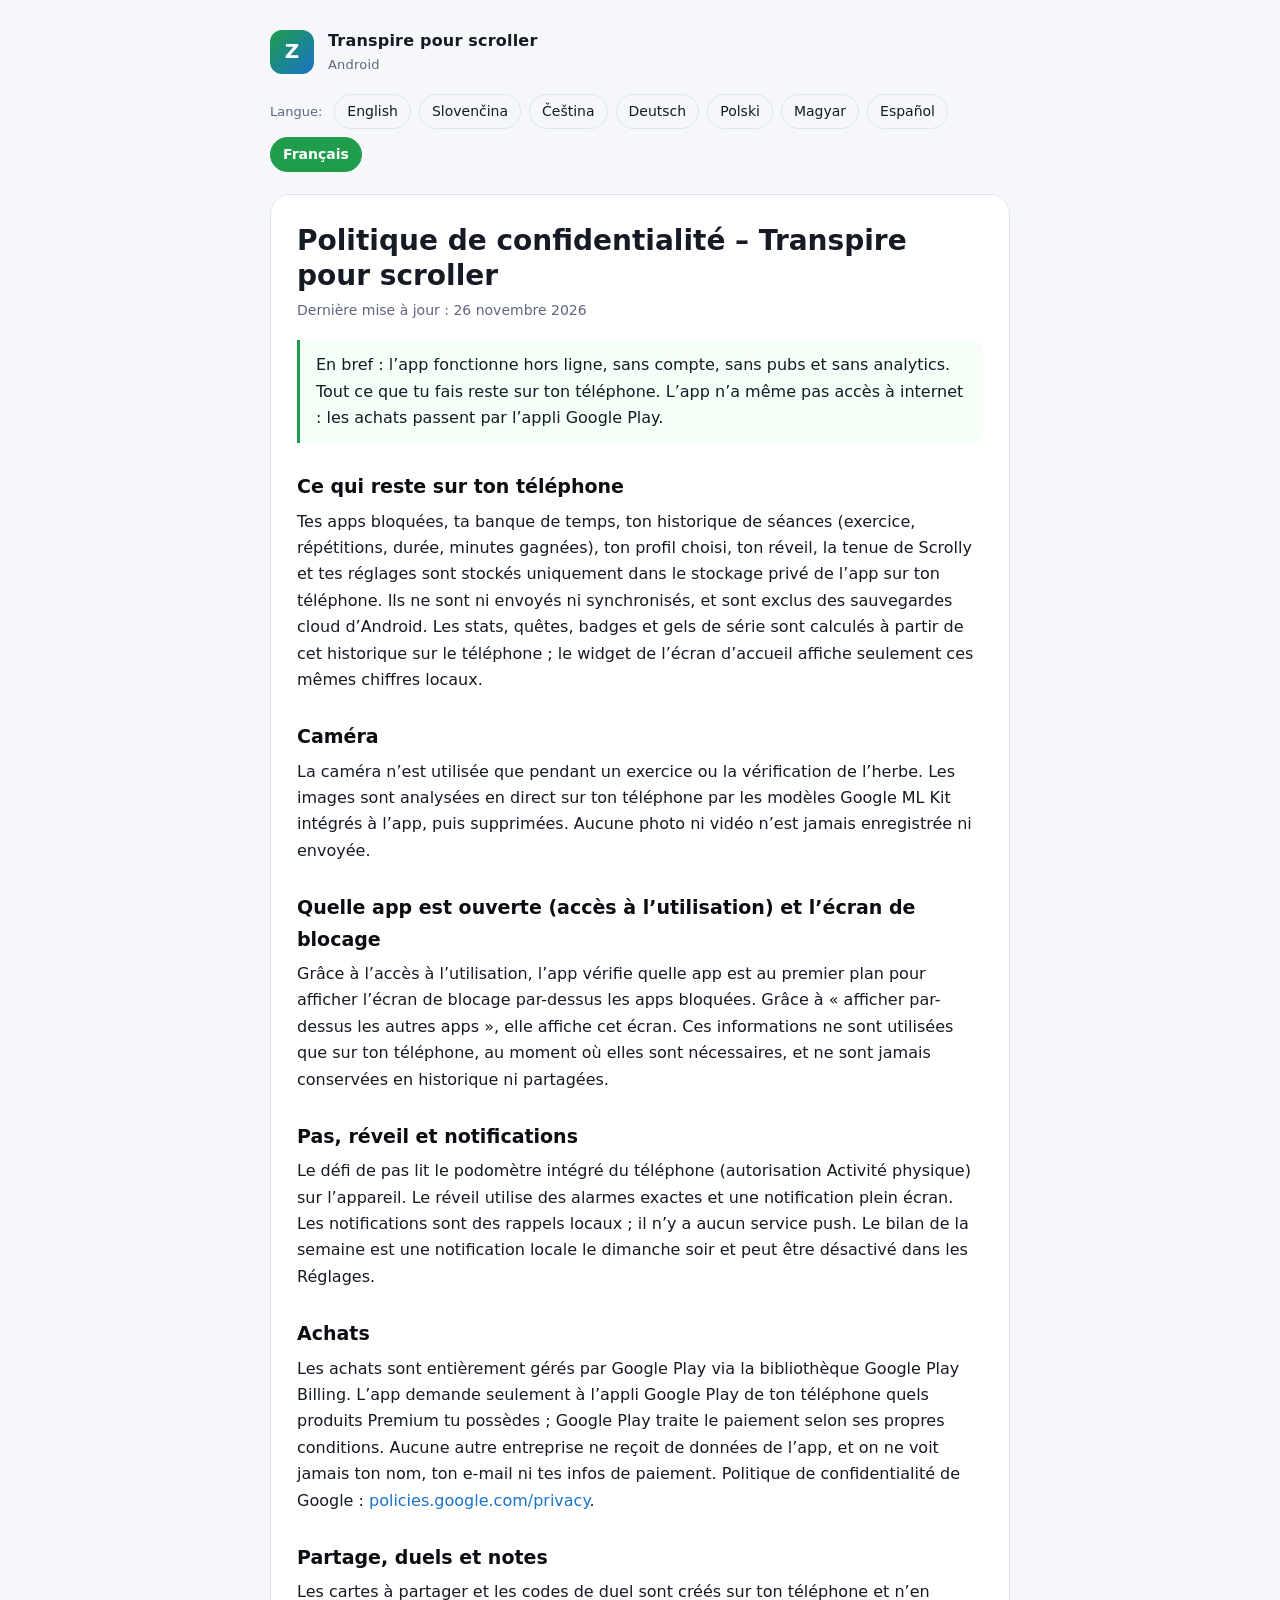
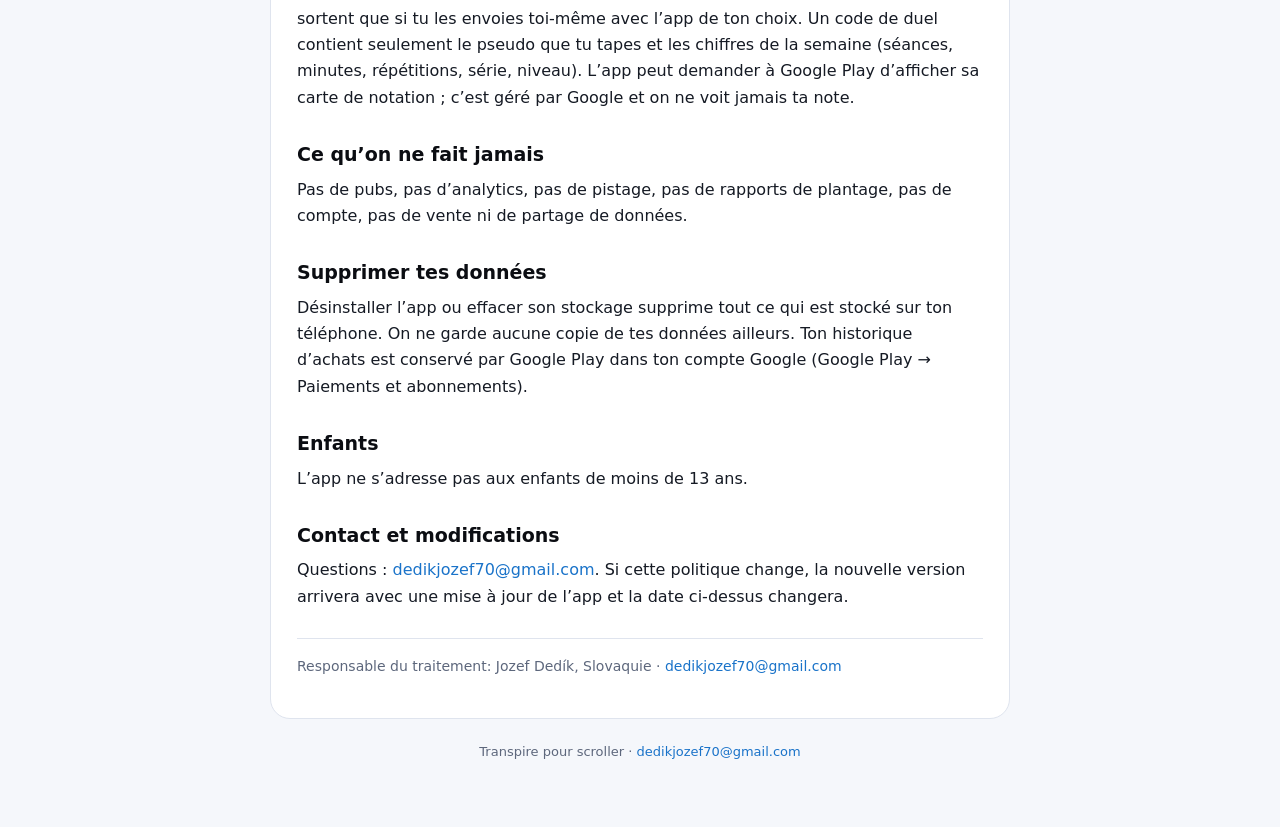
<file: fr.html>
<!doctype html>
<html lang="fr">
<head>
<meta charset="utf-8">
<meta name="viewport" content="width=device-width,initial-scale=1">
<meta name="referrer" content="no-referrer">
<meta http-equiv="Content-Security-Policy" content="default-src 'none'; style-src 'self'; img-src 'self' data:; base-uri 'none'; form-action 'none'">
<title>Politique de confidentialité – Transpire pour scroller</title>
<meta name="description" content="Dernière mise à jour : 26 novembre 2026">
<link rel="alternate" hreflang="en" href="index.html"><link rel="alternate" hreflang="sk" href="sk.html"><link rel="alternate" hreflang="cs" href="cs.html"><link rel="alternate" hreflang="de" href="de.html"><link rel="alternate" hreflang="pl" href="pl.html"><link rel="alternate" hreflang="hu" href="hu.html"><link rel="alternate" hreflang="es" href="es.html"><link rel="alternate" hreflang="fr" href="fr.html">
<link rel="stylesheet" href="style.css">
</head>
<body>
<div class="wrap">
<header><div class="logo" aria-hidden="true">Z</div><div class="brand">Transpire pour scroller<small>Android</small></div></header>
<nav aria-label="Langue"><span>Langue:</span><a href="index.html" hreflang="en" lang="en">English</a><a href="sk.html" hreflang="sk" lang="sk">Slovenčina</a><a href="cs.html" hreflang="cs" lang="cs">Čeština</a><a href="de.html" hreflang="de" lang="de">Deutsch</a><a href="pl.html" hreflang="pl" lang="pl">Polski</a><a href="hu.html" hreflang="hu" lang="hu">Magyar</a><a href="es.html" hreflang="es" lang="es">Español</a><a href="fr.html" hreflang="fr" lang="fr" aria-current="page">Français</a></nav>
<main>
<h1>Politique de confidentialité – Transpire pour scroller</h1>
<p class="updated">Dernière mise à jour : 26 novembre 2026</p>
<p class="intro">En bref : l’app fonctionne hors ligne, sans compte, sans pubs et sans analytics. Tout ce que tu fais reste sur ton téléphone. L’app n’a même pas accès à internet : les achats passent par l’appli Google Play.</p>
<h2>Ce qui reste sur ton téléphone</h2>
<p>Tes apps bloquées, ta banque de temps, ton historique de séances (exercice, répétitions, durée, minutes gagnées), ton profil choisi, ton réveil, la tenue de Scrolly et tes réglages sont stockés uniquement dans le stockage privé de l’app sur ton téléphone. Ils ne sont ni envoyés ni synchronisés, et sont exclus des sauvegardes cloud d’Android. Les stats, quêtes, badges et gels de série sont calculés à partir de cet historique sur le téléphone ; le widget de l’écran d’accueil affiche seulement ces mêmes chiffres locaux.</p>
<h2>Caméra</h2>
<p>La caméra n’est utilisée que pendant un exercice ou la vérification de l’herbe. Les images sont analysées en direct sur ton téléphone par les modèles Google ML Kit intégrés à l’app, puis supprimées. Aucune photo ni vidéo n’est jamais enregistrée ni envoyée.</p>
<h2>Quelle app est ouverte (accès à l’utilisation) et l’écran de blocage</h2>
<p>Grâce à l’accès à l’utilisation, l’app vérifie quelle app est au premier plan pour afficher l’écran de blocage par-dessus les apps bloquées. Grâce à « afficher par-dessus les autres apps », elle affiche cet écran. Ces informations ne sont utilisées que sur ton téléphone, au moment où elles sont nécessaires, et ne sont jamais conservées en historique ni partagées.</p>
<h2>Pas, réveil et notifications</h2>
<p>Le défi de pas lit le podomètre intégré du téléphone (autorisation Activité physique) sur l’appareil. Le réveil utilise des alarmes exactes et une notification plein écran. Les notifications sont des rappels locaux ; il n’y a aucun service push. Le bilan de la semaine est une notification locale le dimanche soir et peut être désactivé dans les Réglages.</p>
<h2>Achats</h2>
<p>Les achats sont entièrement gérés par Google Play via la bibliothèque Google Play Billing. L’app demande seulement à l’appli Google Play de ton téléphone quels produits Premium tu possèdes ; Google Play traite le paiement selon ses propres conditions. Aucune autre entreprise ne reçoit de données de l’app, et on ne voit jamais ton nom, ton e-mail ni tes infos de paiement. Politique de confidentialité de Google : <a href="https://policies.google.com/privacy" rel="noopener">policies.google.com/privacy</a>.</p>
<h2>Partage, duels et notes</h2>
<p>Les cartes à partager et les codes de duel sont créés sur ton téléphone et n’en sortent que si tu les envoies toi-même avec l’app de ton choix. Un code de duel contient seulement le pseudo que tu tapes et les chiffres de la semaine (séances, minutes, répétitions, série, niveau). L’app peut demander à Google Play d’afficher sa carte de notation ; c’est géré par Google et on ne voit jamais ta note.</p>
<h2>Ce qu’on ne fait jamais</h2>
<p>Pas de pubs, pas d’analytics, pas de pistage, pas de rapports de plantage, pas de compte, pas de vente ni de partage de données.</p>
<h2>Supprimer tes données</h2>
<p>Désinstaller l’app ou effacer son stockage supprime tout ce qui est stocké sur ton téléphone. On ne garde aucune copie de tes données ailleurs. Ton historique d’achats est conservé par Google Play dans ton compte Google (Google Play → Paiements et abonnements).</p>
<h2>Enfants</h2>
<p>L’app ne s’adresse pas aux enfants de moins de 13 ans.</p>
<h2>Contact et modifications</h2>
<p>Questions : <a href="mailto:dedikjozef70@gmail.com">dedikjozef70@gmail.com</a>. Si cette politique change, la nouvelle version arrivera avec une mise à jour de l’app et la date ci-dessus changera.</p>
<hr>
<p class="controller">Responsable du traitement: Jozef Dedík, Slovaquie · <a href="mailto:dedikjozef70@gmail.com">dedikjozef70@gmail.com</a></p>
</main>
<footer>Transpire pour scroller · <a href="mailto:dedikjozef70@gmail.com">dedikjozef70@gmail.com</a></footer>
</div>
</body>
</html>
</file>
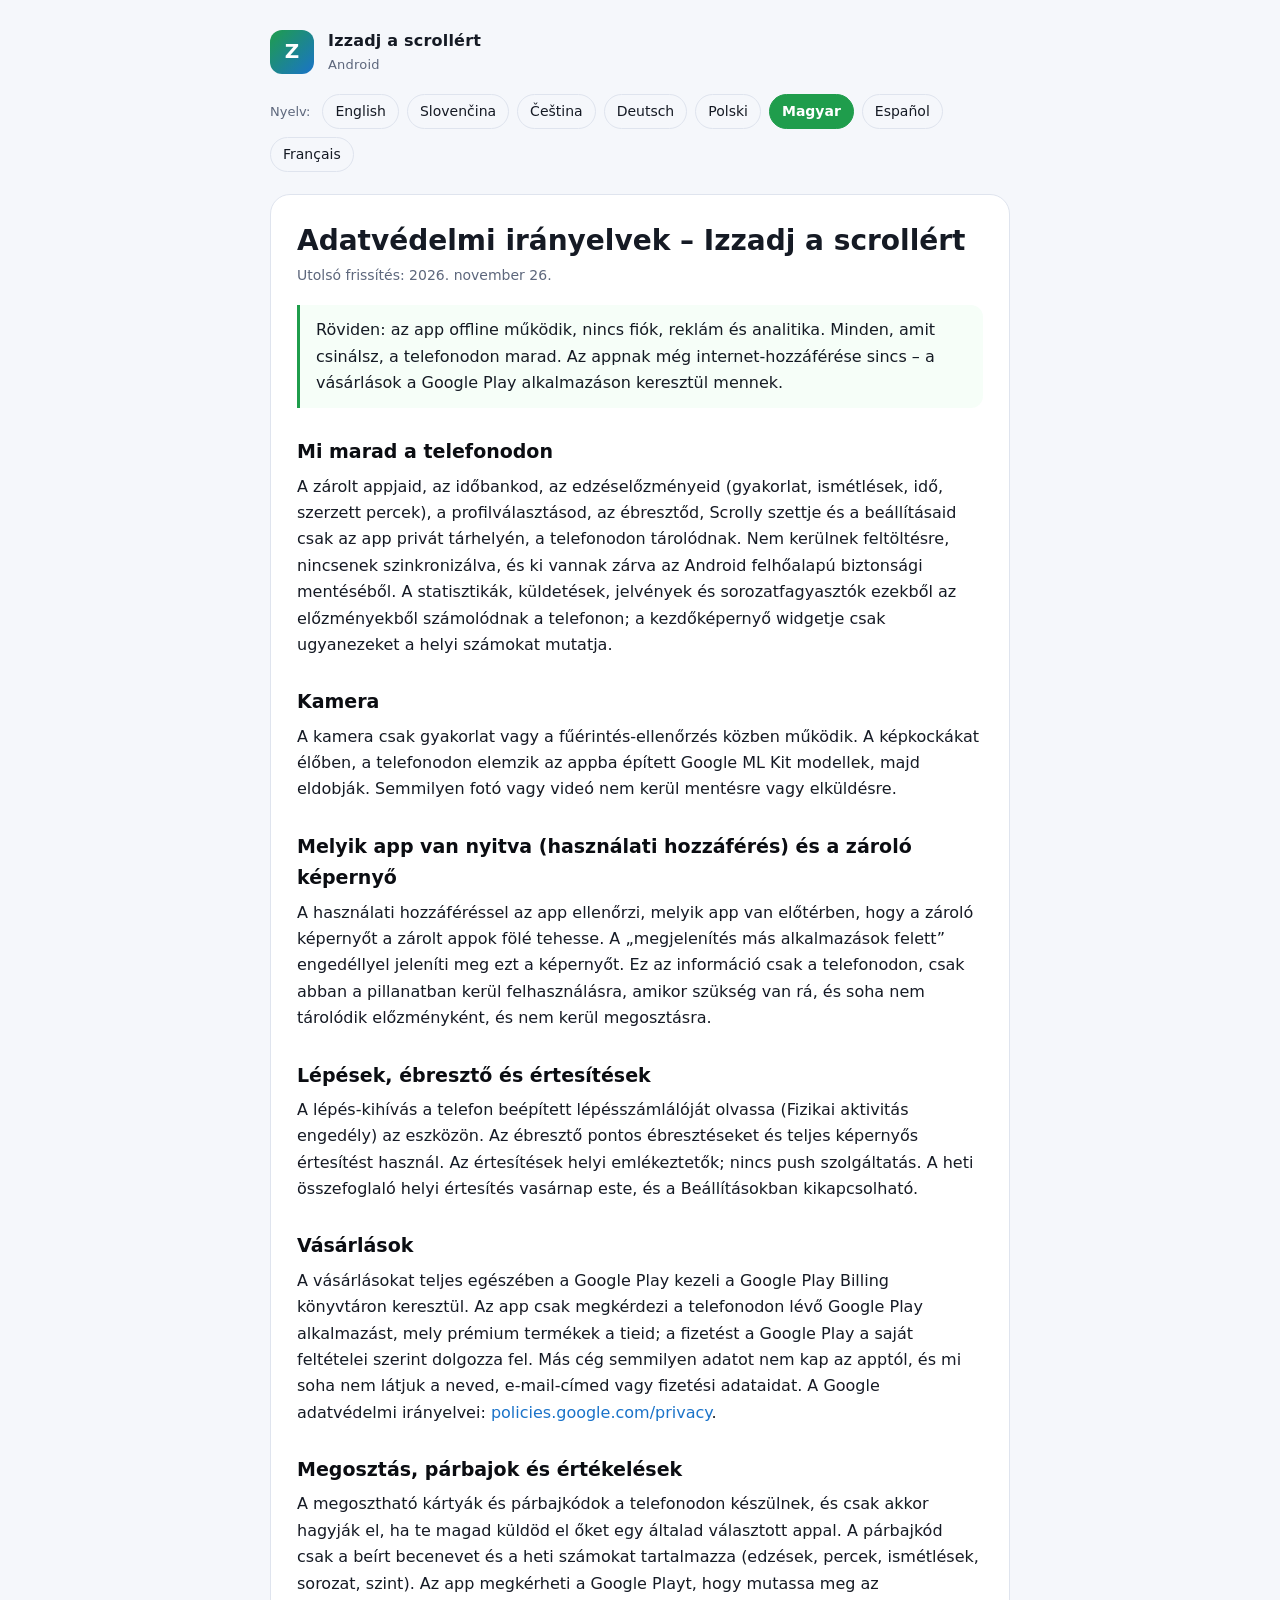
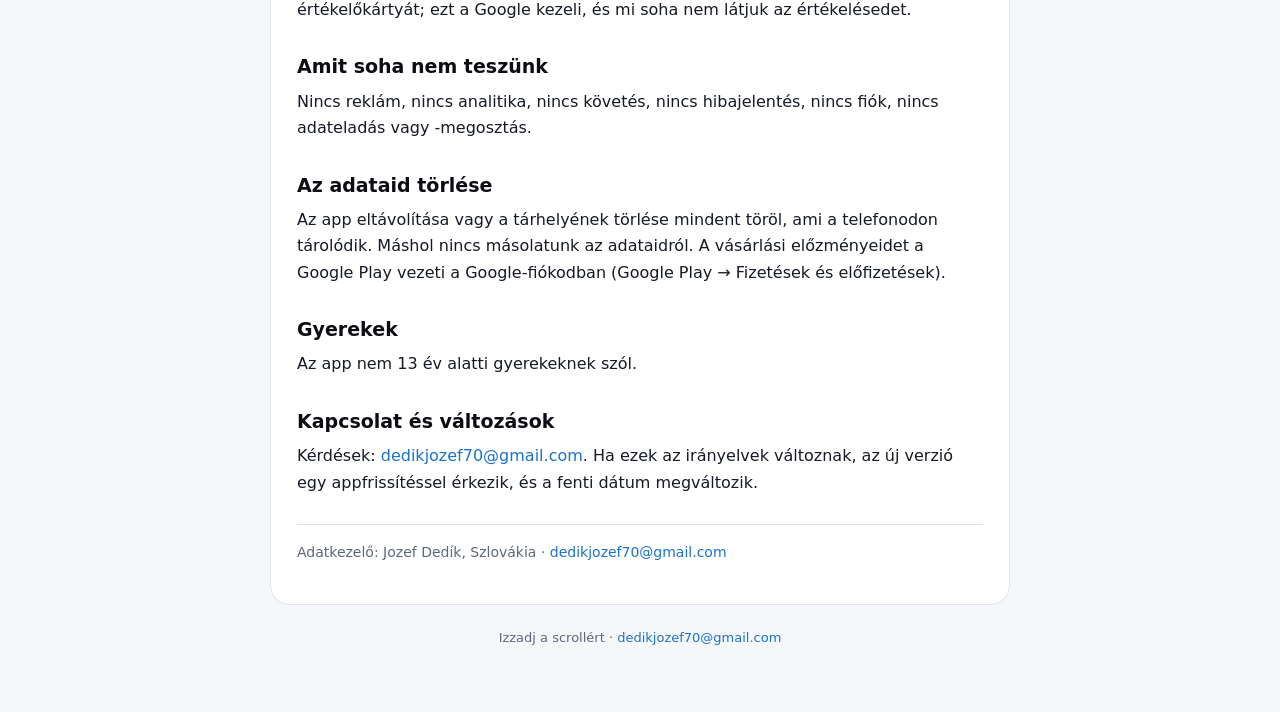
<file: hu.html>
<!doctype html>
<html lang="hu">
<head>
<meta charset="utf-8">
<meta name="viewport" content="width=device-width,initial-scale=1">
<meta name="referrer" content="no-referrer">
<meta http-equiv="Content-Security-Policy" content="default-src 'none'; style-src 'self'; img-src 'self' data:; base-uri 'none'; form-action 'none'">
<title>Adatvédelmi irányelvek – Izzadj a scrollért</title>
<meta name="description" content="Utolsó frissítés: 2026. november 26.">
<link rel="alternate" hreflang="en" href="index.html"><link rel="alternate" hreflang="sk" href="sk.html"><link rel="alternate" hreflang="cs" href="cs.html"><link rel="alternate" hreflang="de" href="de.html"><link rel="alternate" hreflang="pl" href="pl.html"><link rel="alternate" hreflang="hu" href="hu.html"><link rel="alternate" hreflang="es" href="es.html"><link rel="alternate" hreflang="fr" href="fr.html">
<link rel="stylesheet" href="style.css">
</head>
<body>
<div class="wrap">
<header><div class="logo" aria-hidden="true">Z</div><div class="brand">Izzadj a scrollért<small>Android</small></div></header>
<nav aria-label="Nyelv"><span>Nyelv:</span><a href="index.html" hreflang="en" lang="en">English</a><a href="sk.html" hreflang="sk" lang="sk">Slovenčina</a><a href="cs.html" hreflang="cs" lang="cs">Čeština</a><a href="de.html" hreflang="de" lang="de">Deutsch</a><a href="pl.html" hreflang="pl" lang="pl">Polski</a><a href="hu.html" hreflang="hu" lang="hu" aria-current="page">Magyar</a><a href="es.html" hreflang="es" lang="es">Español</a><a href="fr.html" hreflang="fr" lang="fr">Français</a></nav>
<main>
<h1>Adatvédelmi irányelvek – Izzadj a scrollért</h1>
<p class="updated">Utolsó frissítés: 2026. november 26.</p>
<p class="intro">Röviden: az app offline működik, nincs fiók, reklám és analitika. Minden, amit csinálsz, a telefonodon marad. Az appnak még internet-hozzáférése sincs – a vásárlások a Google Play alkalmazáson keresztül mennek.</p>
<h2>Mi marad a telefonodon</h2>
<p>A zárolt appjaid, az időbankod, az edzéselőzményeid (gyakorlat, ismétlések, idő, szerzett percek), a profilválasztásod, az ébresztőd, Scrolly szettje és a beállításaid csak az app privát tárhelyén, a telefonodon tárolódnak. Nem kerülnek feltöltésre, nincsenek szinkronizálva, és ki vannak zárva az Android felhőalapú biztonsági mentéséből. A statisztikák, küldetések, jelvények és sorozatfagyasztók ezekből az előzményekből számolódnak a telefonon; a kezdőképernyő widgetje csak ugyanezeket a helyi számokat mutatja.</p>
<h2>Kamera</h2>
<p>A kamera csak gyakorlat vagy a fűérintés-ellenőrzés közben működik. A képkockákat élőben, a telefonodon elemzik az appba épített Google ML Kit modellek, majd eldobják. Semmilyen fotó vagy videó nem kerül mentésre vagy elküldésre.</p>
<h2>Melyik app van nyitva (használati hozzáférés) és a zároló képernyő</h2>
<p>A használati hozzáféréssel az app ellenőrzi, melyik app van előtérben, hogy a zároló képernyőt a zárolt appok fölé tehesse. A „megjelenítés más alkalmazások felett” engedéllyel jeleníti meg ezt a képernyőt. Ez az információ csak a telefonodon, csak abban a pillanatban kerül felhasználásra, amikor szükség van rá, és soha nem tárolódik előzményként, és nem kerül megosztásra.</p>
<h2>Lépések, ébresztő és értesítések</h2>
<p>A lépés-kihívás a telefon beépített lépésszámlálóját olvassa (Fizikai aktivitás engedély) az eszközön. Az ébresztő pontos ébresztéseket és teljes képernyős értesítést használ. Az értesítések helyi emlékeztetők; nincs push szolgáltatás. A heti összefoglaló helyi értesítés vasárnap este, és a Beállításokban kikapcsolható.</p>
<h2>Vásárlások</h2>
<p>A vásárlásokat teljes egészében a Google Play kezeli a Google Play Billing könyvtáron keresztül. Az app csak megkérdezi a telefonodon lévő Google Play alkalmazást, mely prémium termékek a tieid; a fizetést a Google Play a saját feltételei szerint dolgozza fel. Más cég semmilyen adatot nem kap az apptól, és mi soha nem látjuk a neved, e-mail-címed vagy fizetési adataidat. A Google adatvédelmi irányelvei: <a href="https://policies.google.com/privacy" rel="noopener">policies.google.com/privacy</a>.</p>
<h2>Megosztás, párbajok és értékelések</h2>
<p>A megosztható kártyák és párbajkódok a telefonodon készülnek, és csak akkor hagyják el, ha te magad küldöd el őket egy általad választott appal. A párbajkód csak a beírt becenevet és a heti számokat tartalmazza (edzések, percek, ismétlések, sorozat, szint). Az app megkérheti a Google Playt, hogy mutassa meg az értékelőkártyát; ezt a Google kezeli, és mi soha nem látjuk az értékelésedet.</p>
<h2>Amit soha nem teszünk</h2>
<p>Nincs reklám, nincs analitika, nincs követés, nincs hibajelentés, nincs fiók, nincs adateladás vagy -megosztás.</p>
<h2>Az adataid törlése</h2>
<p>Az app eltávolítása vagy a tárhelyének törlése mindent töröl, ami a telefonodon tárolódik. Máshol nincs másolatunk az adataidról. A vásárlási előzményeidet a Google Play vezeti a Google-fiókodban (Google Play → Fizetések és előfizetések).</p>
<h2>Gyerekek</h2>
<p>Az app nem 13 év alatti gyerekeknek szól.</p>
<h2>Kapcsolat és változások</h2>
<p>Kérdések: <a href="mailto:dedikjozef70@gmail.com">dedikjozef70@gmail.com</a>. Ha ezek az irányelvek változnak, az új verzió egy appfrissítéssel érkezik, és a fenti dátum megváltozik.</p>
<hr>
<p class="controller">Adatkezelő: Jozef Dedík, Szlovákia · <a href="mailto:dedikjozef70@gmail.com">dedikjozef70@gmail.com</a></p>
</main>
<footer>Izzadj a scrollért · <a href="mailto:dedikjozef70@gmail.com">dedikjozef70@gmail.com</a></footer>
</div>
</body>
</html>
</file>
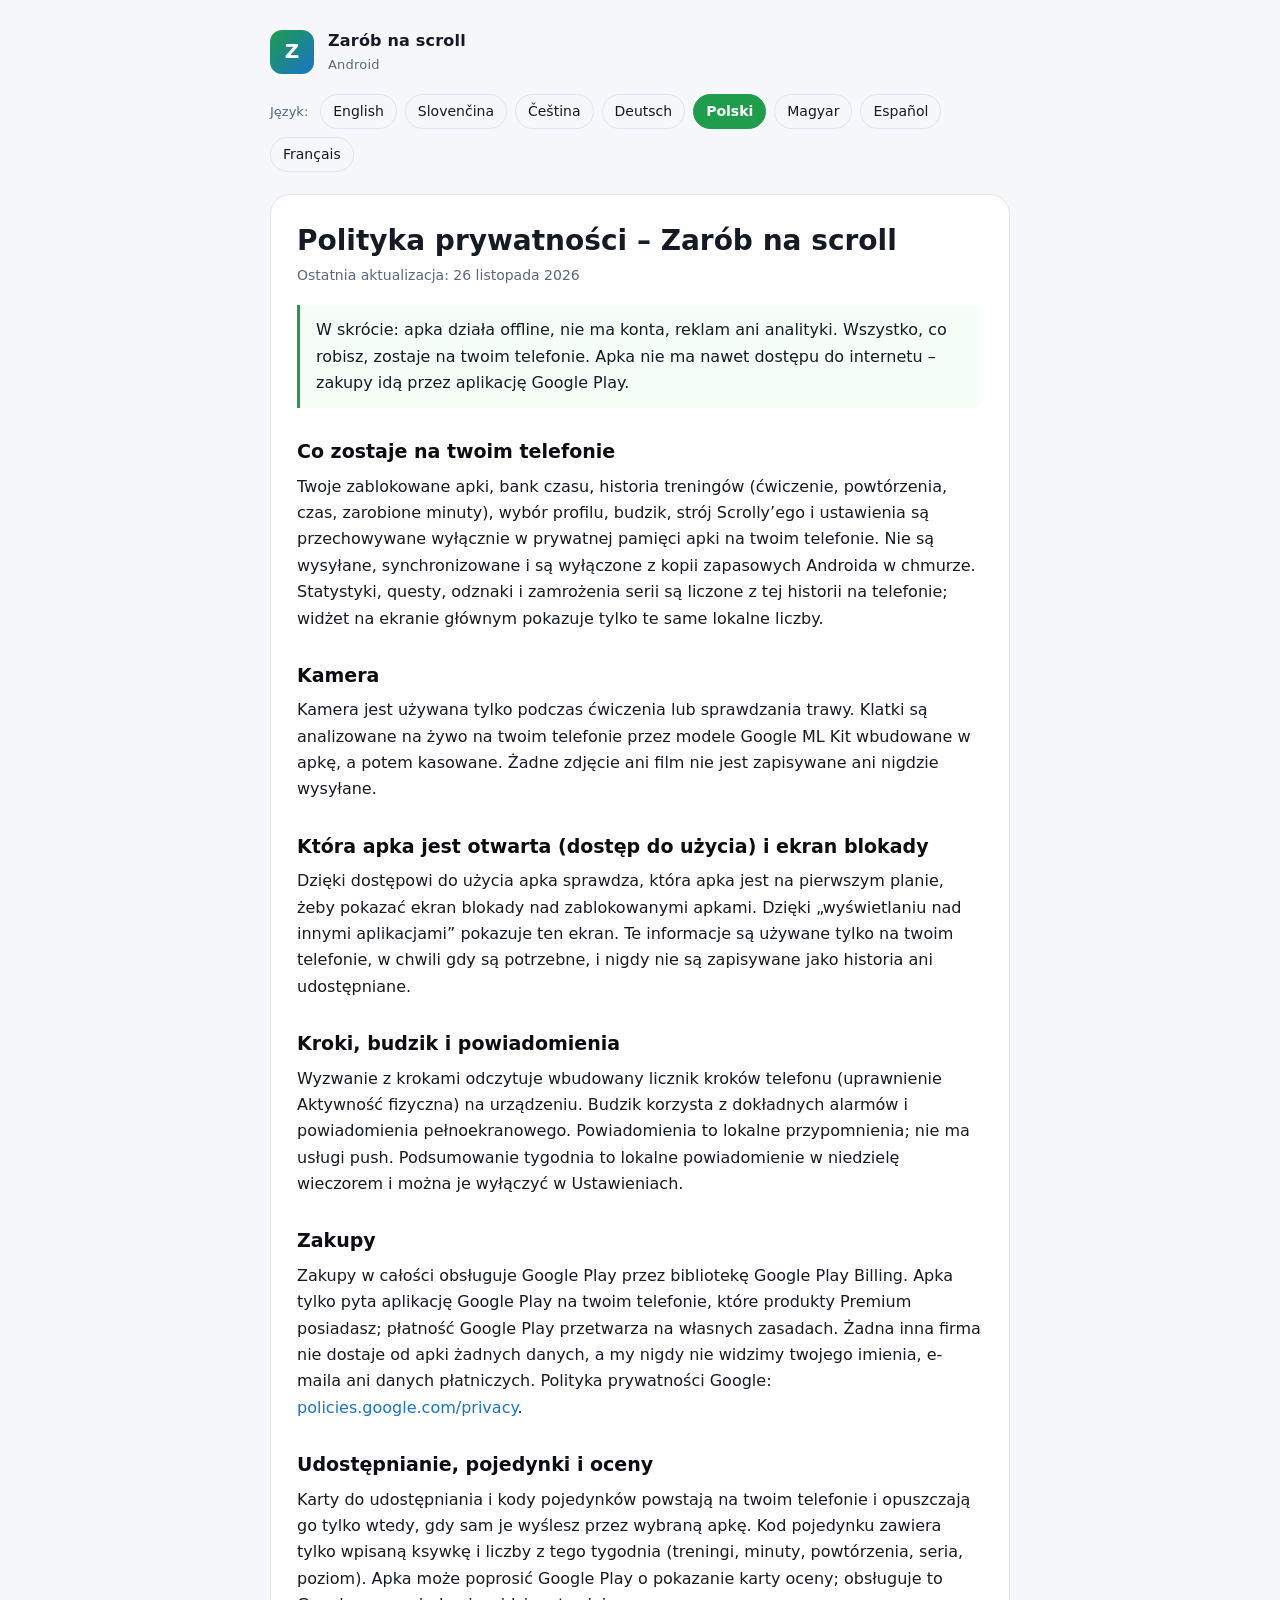
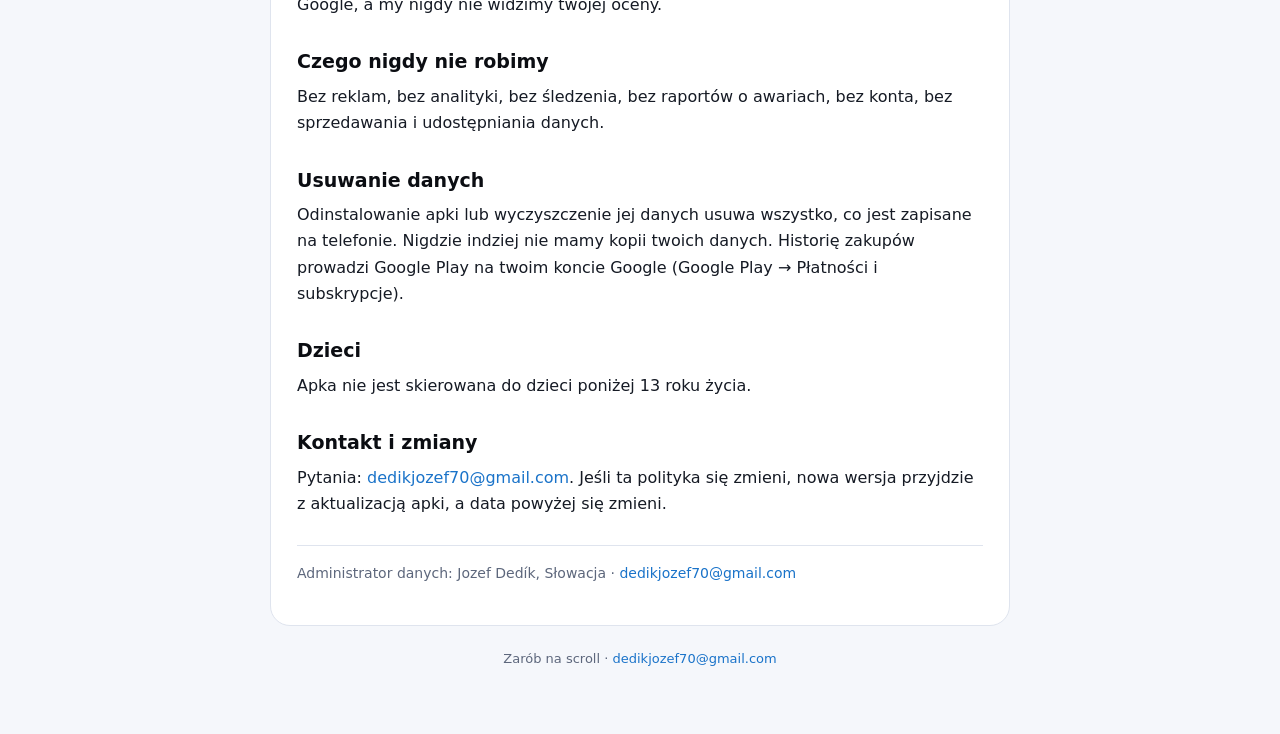
<file: pl.html>
<!doctype html>
<html lang="pl">
<head>
<meta charset="utf-8">
<meta name="viewport" content="width=device-width,initial-scale=1">
<meta name="referrer" content="no-referrer">
<meta http-equiv="Content-Security-Policy" content="default-src 'none'; style-src 'self'; img-src 'self' data:; base-uri 'none'; form-action 'none'">
<title>Polityka prywatności – Zarób na scroll</title>
<meta name="description" content="Ostatnia aktualizacja: 26 listopada 2026">
<link rel="alternate" hreflang="en" href="index.html"><link rel="alternate" hreflang="sk" href="sk.html"><link rel="alternate" hreflang="cs" href="cs.html"><link rel="alternate" hreflang="de" href="de.html"><link rel="alternate" hreflang="pl" href="pl.html"><link rel="alternate" hreflang="hu" href="hu.html"><link rel="alternate" hreflang="es" href="es.html"><link rel="alternate" hreflang="fr" href="fr.html">
<link rel="stylesheet" href="style.css">
</head>
<body>
<div class="wrap">
<header><div class="logo" aria-hidden="true">Z</div><div class="brand">Zarób na scroll<small>Android</small></div></header>
<nav aria-label="Język"><span>Język:</span><a href="index.html" hreflang="en" lang="en">English</a><a href="sk.html" hreflang="sk" lang="sk">Slovenčina</a><a href="cs.html" hreflang="cs" lang="cs">Čeština</a><a href="de.html" hreflang="de" lang="de">Deutsch</a><a href="pl.html" hreflang="pl" lang="pl" aria-current="page">Polski</a><a href="hu.html" hreflang="hu" lang="hu">Magyar</a><a href="es.html" hreflang="es" lang="es">Español</a><a href="fr.html" hreflang="fr" lang="fr">Français</a></nav>
<main>
<h1>Polityka prywatności – Zarób na scroll</h1>
<p class="updated">Ostatnia aktualizacja: 26 listopada 2026</p>
<p class="intro">W skrócie: apka działa offline, nie ma konta, reklam ani analityki. Wszystko, co robisz, zostaje na twoim telefonie. Apka nie ma nawet dostępu do internetu – zakupy idą przez aplikację Google Play.</p>
<h2>Co zostaje na twoim telefonie</h2>
<p>Twoje zablokowane apki, bank czasu, historia treningów (ćwiczenie, powtórzenia, czas, zarobione minuty), wybór profilu, budzik, strój Scrolly’ego i ustawienia są przechowywane wyłącznie w prywatnej pamięci apki na twoim telefonie. Nie są wysyłane, synchronizowane i są wyłączone z kopii zapasowych Androida w chmurze. Statystyki, questy, odznaki i zamrożenia serii są liczone z tej historii na telefonie; widżet na ekranie głównym pokazuje tylko te same lokalne liczby.</p>
<h2>Kamera</h2>
<p>Kamera jest używana tylko podczas ćwiczenia lub sprawdzania trawy. Klatki są analizowane na żywo na twoim telefonie przez modele Google ML Kit wbudowane w apkę, a potem kasowane. Żadne zdjęcie ani film nie jest zapisywane ani nigdzie wysyłane.</p>
<h2>Która apka jest otwarta (dostęp do użycia) i ekran blokady</h2>
<p>Dzięki dostępowi do użycia apka sprawdza, która apka jest na pierwszym planie, żeby pokazać ekran blokady nad zablokowanymi apkami. Dzięki „wyświetlaniu nad innymi aplikacjami” pokazuje ten ekran. Te informacje są używane tylko na twoim telefonie, w chwili gdy są potrzebne, i nigdy nie są zapisywane jako historia ani udostępniane.</p>
<h2>Kroki, budzik i powiadomienia</h2>
<p>Wyzwanie z krokami odczytuje wbudowany licznik kroków telefonu (uprawnienie Aktywność fizyczna) na urządzeniu. Budzik korzysta z dokładnych alarmów i powiadomienia pełnoekranowego. Powiadomienia to lokalne przypomnienia; nie ma usługi push. Podsumowanie tygodnia to lokalne powiadomienie w niedzielę wieczorem i można je wyłączyć w Ustawieniach.</p>
<h2>Zakupy</h2>
<p>Zakupy w całości obsługuje Google Play przez bibliotekę Google Play Billing. Apka tylko pyta aplikację Google Play na twoim telefonie, które produkty Premium posiadasz; płatność Google Play przetwarza na własnych zasadach. Żadna inna firma nie dostaje od apki żadnych danych, a my nigdy nie widzimy twojego imienia, e-maila ani danych płatniczych. Polityka prywatności Google: <a href="https://policies.google.com/privacy" rel="noopener">policies.google.com/privacy</a>.</p>
<h2>Udostępnianie, pojedynki i oceny</h2>
<p>Karty do udostępniania i kody pojedynków powstają na twoim telefonie i opuszczają go tylko wtedy, gdy sam je wyślesz przez wybraną apkę. Kod pojedynku zawiera tylko wpisaną ksywkę i liczby z tego tygodnia (treningi, minuty, powtórzenia, seria, poziom). Apka może poprosić Google Play o pokazanie karty oceny; obsługuje to Google, a my nigdy nie widzimy twojej oceny.</p>
<h2>Czego nigdy nie robimy</h2>
<p>Bez reklam, bez analityki, bez śledzenia, bez raportów o awariach, bez konta, bez sprzedawania i udostępniania danych.</p>
<h2>Usuwanie danych</h2>
<p>Odinstalowanie apki lub wyczyszczenie jej danych usuwa wszystko, co jest zapisane na telefonie. Nigdzie indziej nie mamy kopii twoich danych. Historię zakupów prowadzi Google Play na twoim koncie Google (Google Play → Płatności i subskrypcje).</p>
<h2>Dzieci</h2>
<p>Apka nie jest skierowana do dzieci poniżej 13 roku życia.</p>
<h2>Kontakt i zmiany</h2>
<p>Pytania: <a href="mailto:dedikjozef70@gmail.com">dedikjozef70@gmail.com</a>. Jeśli ta polityka się zmieni, nowa wersja przyjdzie z aktualizacją apki, a data powyżej się zmieni.</p>
<hr>
<p class="controller">Administrator danych: Jozef Dedík, Słowacja · <a href="mailto:dedikjozef70@gmail.com">dedikjozef70@gmail.com</a></p>
</main>
<footer>Zarób na scroll · <a href="mailto:dedikjozef70@gmail.com">dedikjozef70@gmail.com</a></footer>
</div>
</body>
</html>
</file>
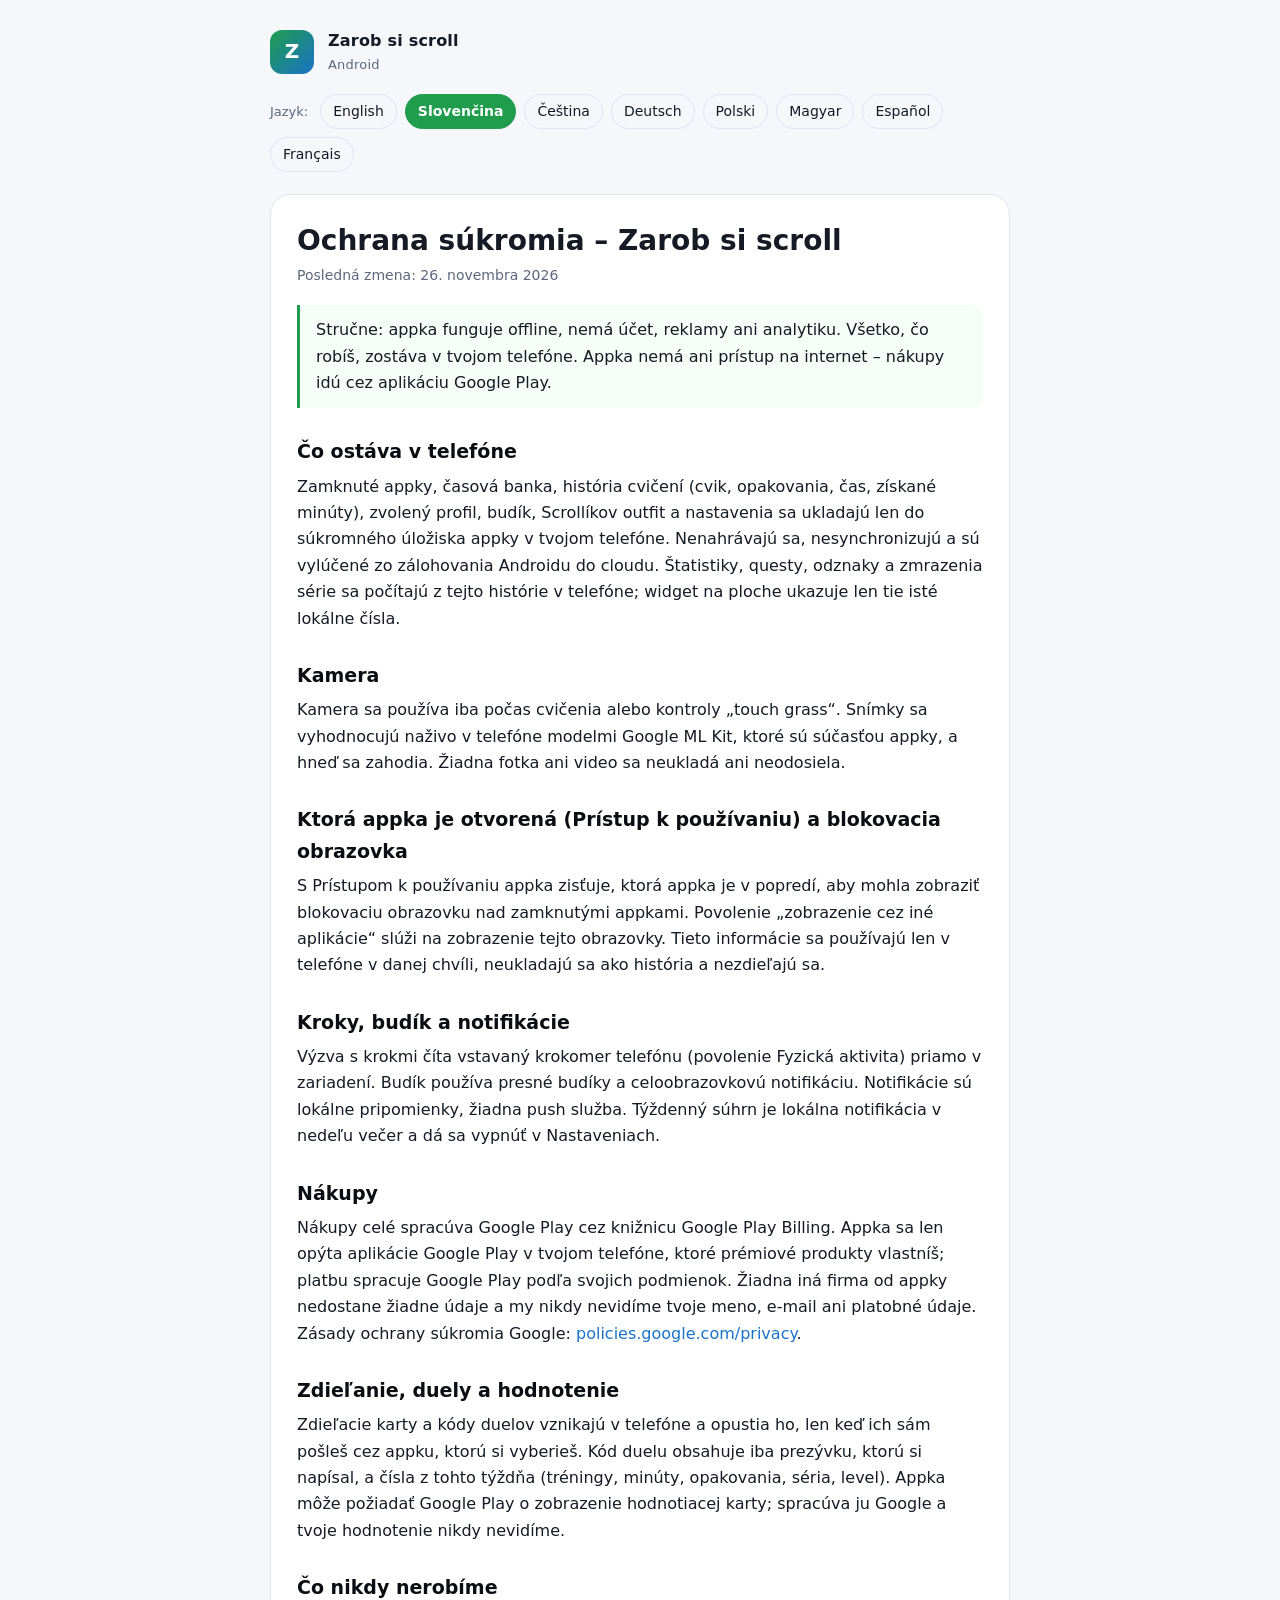
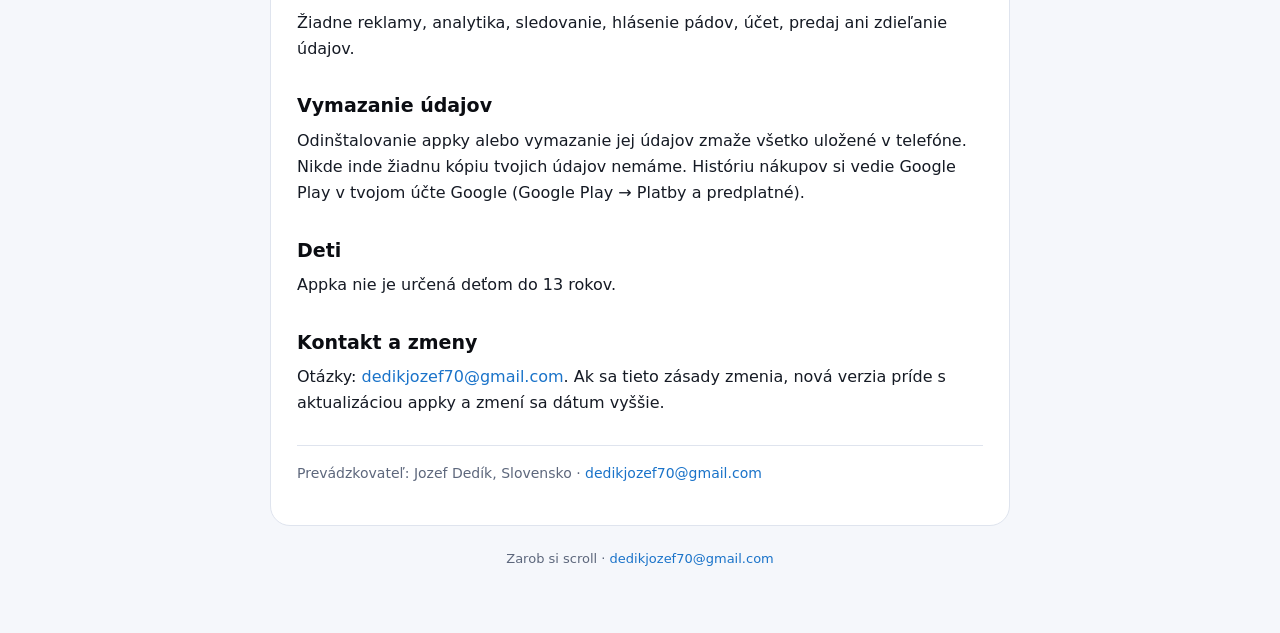
<file: sk.html>
<!doctype html>
<html lang="sk">
<head>
<meta charset="utf-8">
<meta name="viewport" content="width=device-width,initial-scale=1">
<meta name="referrer" content="no-referrer">
<meta http-equiv="Content-Security-Policy" content="default-src 'none'; style-src 'self'; img-src 'self' data:; base-uri 'none'; form-action 'none'">
<title>Ochrana súkromia – Zarob si scroll</title>
<meta name="description" content="Posledná zmena: 26. novembra 2026">
<link rel="alternate" hreflang="en" href="index.html"><link rel="alternate" hreflang="sk" href="sk.html"><link rel="alternate" hreflang="cs" href="cs.html"><link rel="alternate" hreflang="de" href="de.html"><link rel="alternate" hreflang="pl" href="pl.html"><link rel="alternate" hreflang="hu" href="hu.html"><link rel="alternate" hreflang="es" href="es.html"><link rel="alternate" hreflang="fr" href="fr.html">
<link rel="stylesheet" href="style.css">
</head>
<body>
<div class="wrap">
<header><div class="logo" aria-hidden="true">Z</div><div class="brand">Zarob si scroll<small>Android</small></div></header>
<nav aria-label="Jazyk"><span>Jazyk:</span><a href="index.html" hreflang="en" lang="en">English</a><a href="sk.html" hreflang="sk" lang="sk" aria-current="page">Slovenčina</a><a href="cs.html" hreflang="cs" lang="cs">Čeština</a><a href="de.html" hreflang="de" lang="de">Deutsch</a><a href="pl.html" hreflang="pl" lang="pl">Polski</a><a href="hu.html" hreflang="hu" lang="hu">Magyar</a><a href="es.html" hreflang="es" lang="es">Español</a><a href="fr.html" hreflang="fr" lang="fr">Français</a></nav>
<main>
<h1>Ochrana súkromia – Zarob si scroll</h1>
<p class="updated">Posledná zmena: 26. novembra 2026</p>
<p class="intro">Stručne: appka funguje offline, nemá účet, reklamy ani analytiku. Všetko, čo robíš, zostáva v tvojom telefóne. Appka nemá ani prístup na internet – nákupy idú cez aplikáciu Google Play.</p>
<h2>Čo ostáva v telefóne</h2>
<p>Zamknuté appky, časová banka, história cvičení (cvik, opakovania, čas, získané minúty), zvolený profil, budík, Scrollíkov outfit a nastavenia sa ukladajú len do súkromného úložiska appky v tvojom telefóne. Nenahrávajú sa, nesynchronizujú a sú vylúčené zo zálohovania Androidu do cloudu. Štatistiky, questy, odznaky a zmrazenia série sa počítajú z tejto histórie v telefóne; widget na ploche ukazuje len tie isté lokálne čísla.</p>
<h2>Kamera</h2>
<p>Kamera sa používa iba počas cvičenia alebo kontroly „touch grass“. Snímky sa vyhodnocujú naživo v telefóne modelmi Google ML Kit, ktoré sú súčasťou appky, a hneď sa zahodia. Žiadna fotka ani video sa neukladá ani neodosiela.</p>
<h2>Ktorá appka je otvorená (Prístup k používaniu) a blokovacia obrazovka</h2>
<p>S Prístupom k používaniu appka zisťuje, ktorá appka je v popredí, aby mohla zobraziť blokovaciu obrazovku nad zamknutými appkami. Povolenie „zobrazenie cez iné aplikácie“ slúži na zobrazenie tejto obrazovky. Tieto informácie sa používajú len v telefóne v danej chvíli, neukladajú sa ako história a nezdieľajú sa.</p>
<h2>Kroky, budík a notifikácie</h2>
<p>Výzva s krokmi číta vstavaný krokomer telefónu (povolenie Fyzická aktivita) priamo v zariadení. Budík používa presné budíky a celoobrazovkovú notifikáciu. Notifikácie sú lokálne pripomienky, žiadna push služba. Týždenný súhrn je lokálna notifikácia v nedeľu večer a dá sa vypnúť v Nastaveniach.</p>
<h2>Nákupy</h2>
<p>Nákupy celé spracúva Google Play cez knižnicu Google Play Billing. Appka sa len opýta aplikácie Google Play v tvojom telefóne, ktoré prémiové produkty vlastníš; platbu spracuje Google Play podľa svojich podmienok. Žiadna iná firma od appky nedostane žiadne údaje a my nikdy nevidíme tvoje meno, e-mail ani platobné údaje. Zásady ochrany súkromia Google: <a href="https://policies.google.com/privacy" rel="noopener">policies.google.com/privacy</a>.</p>
<h2>Zdieľanie, duely a hodnotenie</h2>
<p>Zdieľacie karty a kódy duelov vznikajú v telefóne a opustia ho, len keď ich sám pošleš cez appku, ktorú si vyberieš. Kód duelu obsahuje iba prezývku, ktorú si napísal, a čísla z tohto týždňa (tréningy, minúty, opakovania, séria, level). Appka môže požiadať Google Play o zobrazenie hodnotiacej karty; spracúva ju Google a tvoje hodnotenie nikdy nevidíme.</p>
<h2>Čo nikdy nerobíme</h2>
<p>Žiadne reklamy, analytika, sledovanie, hlásenie pádov, účet, predaj ani zdieľanie údajov.</p>
<h2>Vymazanie údajov</h2>
<p>Odinštalovanie appky alebo vymazanie jej údajov zmaže všetko uložené v telefóne. Nikde inde žiadnu kópiu tvojich údajov nemáme. Históriu nákupov si vedie Google Play v tvojom účte Google (Google Play → Platby a predplatné).</p>
<h2>Deti</h2>
<p>Appka nie je určená deťom do 13 rokov.</p>
<h2>Kontakt a zmeny</h2>
<p>Otázky: <a href="mailto:dedikjozef70@gmail.com">dedikjozef70@gmail.com</a>. Ak sa tieto zásady zmenia, nová verzia príde s aktualizáciou appky a zmení sa dátum vyššie.</p>
<hr>
<p class="controller">Prevádzkovateľ: Jozef Dedík, Slovensko · <a href="mailto:dedikjozef70@gmail.com">dedikjozef70@gmail.com</a></p>
</main>
<footer>Zarob si scroll · <a href="mailto:dedikjozef70@gmail.com">dedikjozef70@gmail.com</a></footer>
</div>
</body>
</html>
</file>
<file: style.css>
:root{color-scheme:dark;--bg:#0b0d12;--card:#141824;--line:#232a3b;--text:#e8ebf3;--muted:#9aa3b8;--accent:#7cf29a;--accent2:#5cc8ff}
*{box-sizing:border-box}
html{-webkit-text-size-adjust:100%}
body{margin:0;background:radial-gradient(1200px 600px at 80% -10%,#1b2a3a 0%,transparent 60%),radial-gradient(900px 500px at -10% 10%,#16301f 0%,transparent 55%),var(--bg);color:var(--text);font:16px/1.65 system-ui,-apple-system,"Segoe UI",Roboto,"Helvetica Neue",Arial,sans-serif;min-height:100vh}
a{color:var(--accent2);text-decoration:none}a:hover{text-decoration:underline}
.wrap{max-width:780px;margin:0 auto;padding:28px 20px 64px}
header{display:flex;align-items:center;gap:14px;margin-bottom:18px}
.logo{width:44px;height:44px;border-radius:12px;background:linear-gradient(135deg,var(--accent),var(--accent2));display:grid;place-items:center;color:#0b0d12;font-weight:800;font-size:20px;flex:none}
.brand{font-weight:700;letter-spacing:.2px}.brand small{display:block;color:var(--muted);font-weight:400;font-size:13px}
nav{display:flex;flex-wrap:wrap;gap:8px;margin:0 0 22px;align-items:center}
nav span{color:var(--muted);font-size:13px;margin-right:4px}
nav a{border:1px solid var(--line);border-radius:999px;padding:5px 12px;font-size:14px;color:var(--text);background:rgba(255,255,255,.02)}
nav a:hover{border-color:var(--accent2);text-decoration:none}
nav a[aria-current]{background:var(--accent);color:#0b0d12;border-color:var(--accent);font-weight:600}
main{background:rgba(20,24,36,.86);border:1px solid var(--line);border-radius:20px;padding:28px 26px}
h1{font-size:28px;line-height:1.25;margin:0 0 6px}
.updated{color:var(--muted);font-size:14px;margin:0 0 18px}
.intro{border-left:3px solid var(--accent);background:rgba(124,242,154,.07);padding:12px 16px;border-radius:0 12px 12px 0;margin:0 0 8px}
h2{font-size:19px;margin:28px 0 6px;color:#fff}
p{margin:0 0 12px}
hr{border:0;border-top:1px solid var(--line);margin:28px 0 16px}
.controller{color:var(--muted);font-size:14px}
footer{color:var(--muted);font-size:13px;text-align:center;margin-top:22px}
@media (max-width:520px){main{padding:22px 18px}h1{font-size:24px}}
@media (prefers-color-scheme:light){:root{color-scheme:light;--bg:#f5f7fb;--card:#fff;--line:#dfe4ee;--text:#151a24;--muted:#5d677c;--accent:#1f9d4c;--accent2:#1a73c9}
body{background:var(--bg)}main{background:#fff}h2{color:#0b0d12}nav a[aria-current]{color:#fff}.logo{color:#fff}}
</file>
